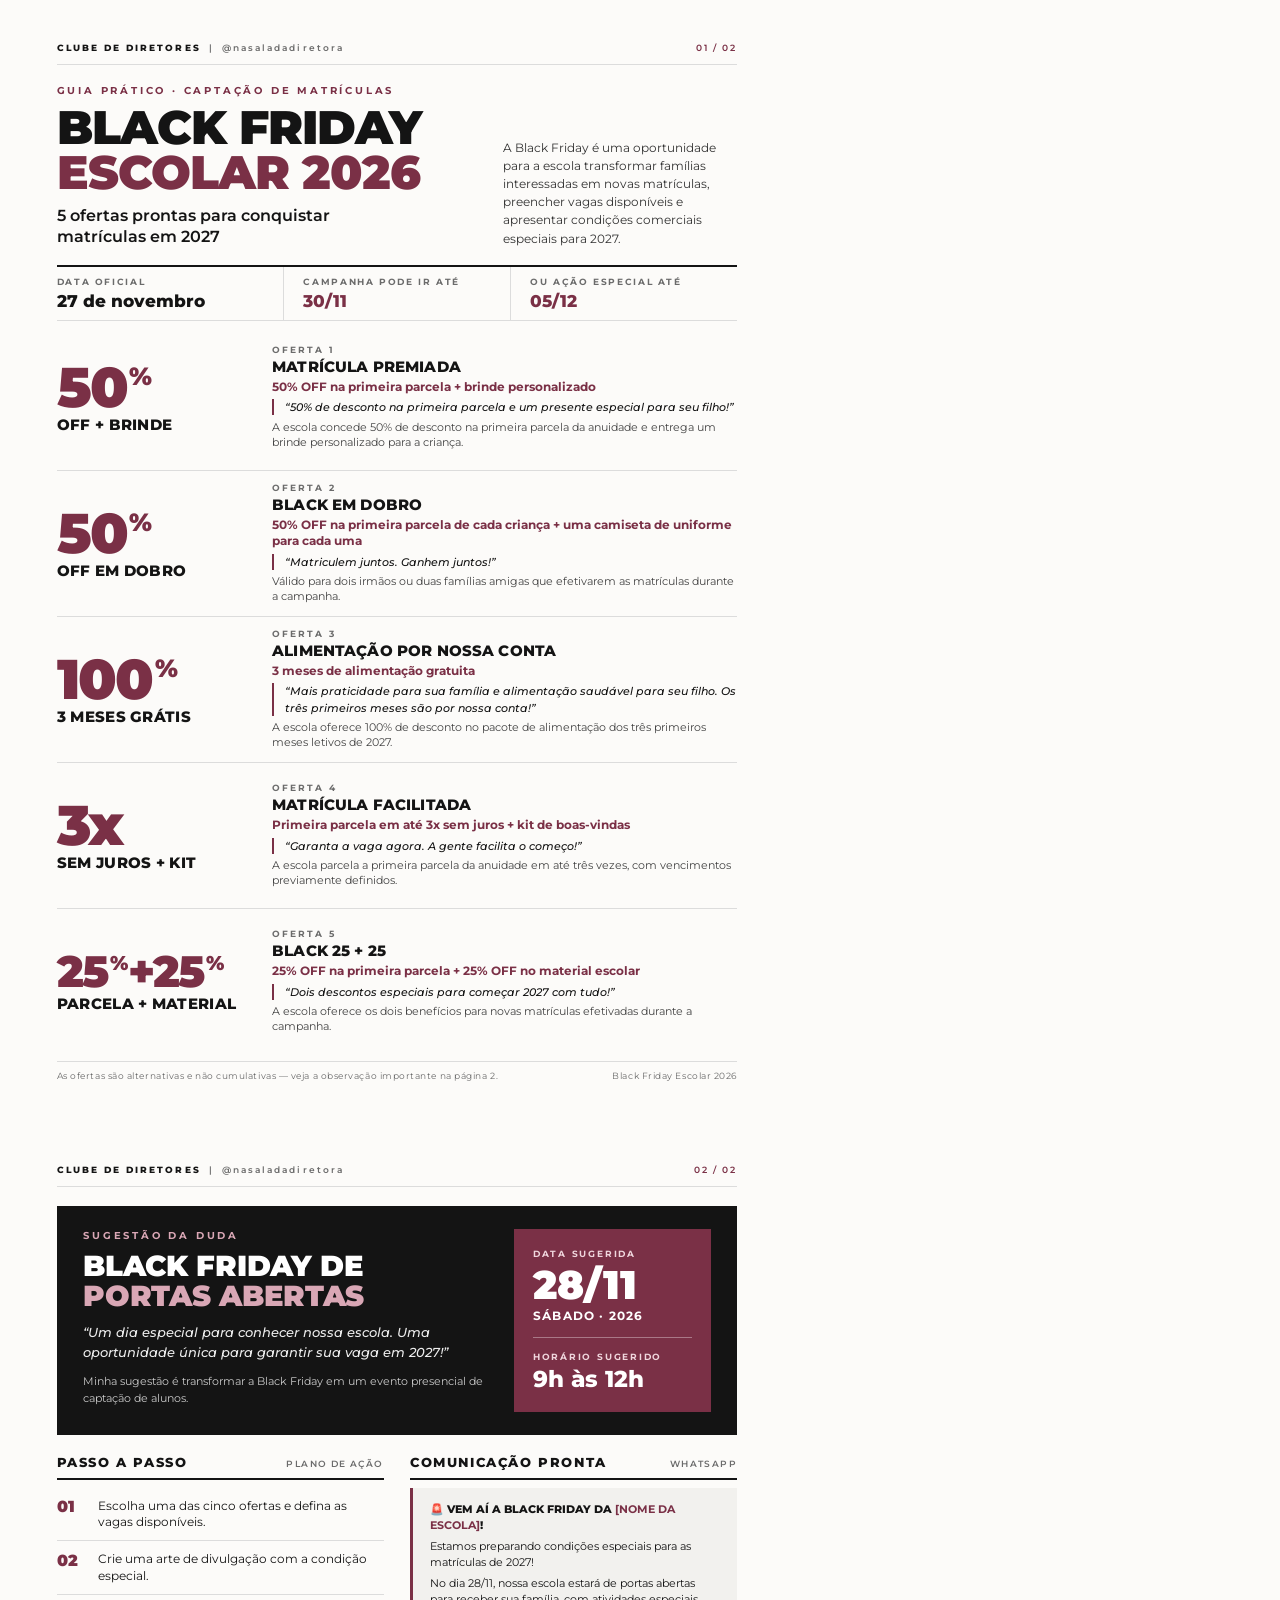
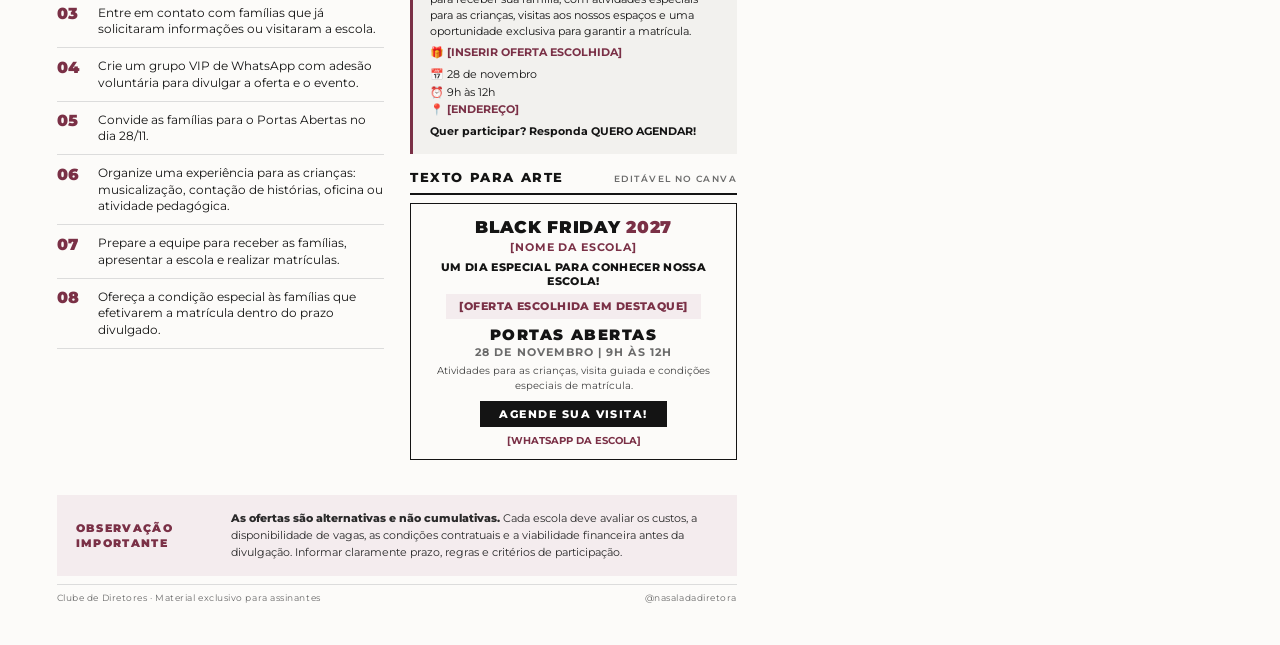
<file: black-friday-escolar-2026.html>
<!doctype html>
<html lang="pt-BR">
<head>
<meta charset="utf-8">
<title>Black Friday Escolar 2026</title>
<link href="https://fonts.googleapis.com/css2?family=Montserrat:wght@400;500;600;700;800;900&display=swap" rel="stylesheet">
<style>
  @page { size: A4; margin: 0; }
  :root { --ink:#141414; --wine:#7A3046; --wine-soft:#F4ECEE; --grey:#6B6B6B; --line:#DCDCDC; --paper:#FCFBF9; --panel:#F2F1EE; }
  * { box-sizing: border-box; margin: 0; padding: 0; }
  body { font-family: 'Montserrat', 'Noto Color Emoji', sans-serif; color: var(--ink); background: var(--paper); -webkit-print-color-adjust: exact; print-color-adjust: exact; }
  .page { width: 210mm; height: 297mm; padding: 11mm 15mm 11mm; position: relative; overflow: hidden; background: var(--paper); page-break-after: always; display: flex; flex-direction: column; }
  .page:last-child { page-break-after: auto; }

  .topbar { display: flex; justify-content: space-between; align-items: center; font-size: 7pt; letter-spacing: .22em; font-weight: 600; color: var(--grey); padding-bottom: 3mm; border-bottom: .3mm solid var(--line); }
  .topbar b { color: var(--ink); font-weight: 800; }
  .topbar .pg { color: var(--wine); }

  .eyebrow { font-size: 7.5pt; letter-spacing: .28em; font-weight: 700; color: var(--wine); text-transform: uppercase; }

  /* PAGE 1 */
  .hero { margin-top: 5mm; display: grid; grid-template-columns: 1fr 62mm; gap: 8mm; align-items: end; }
  h1 { font-size: 35pt; line-height: .95; font-weight: 900; letter-spacing: -.02em; margin-top: 2.5mm; }
  h1 span { color: var(--wine); }
  .subtitle { font-size: 12pt; font-weight: 600; margin-top: 3mm; line-height: 1.3; }
  .intro { font-size: 8.8pt; line-height: 1.55; color: #333; }
  .dates { margin-top: 4.5mm; display: grid; grid-template-columns: repeat(3, 1fr); border-top: .6mm solid var(--ink); border-bottom: .3mm solid var(--line); }
  .dates div { padding: 2.4mm 0; }
  .dates div + div { padding-left: 5mm; border-left: .3mm solid var(--line); }
  .dates small { display: block; font-size: 6.8pt; letter-spacing: .18em; font-weight: 700; color: var(--grey); text-transform: uppercase; }
  .dates strong { display: block; font-size: 13pt; font-weight: 800; margin-top: .8mm; }
  .dates strong em { font-style: normal; color: var(--wine); }

  .offers { margin-top: 1mm; flex: 1; display: flex; flex-direction: column; }
  .offer { flex: 1; display: grid; grid-template-columns: 52mm 1fr; gap: 5mm; padding: 2.6mm 0; border-bottom: .3mm solid var(--line); align-items: center; }
  .offer:last-child { border-bottom: none; }
  .big { font-weight: 900; color: var(--wine); line-height: .85; letter-spacing: -.03em; font-size: 42pt; white-space: nowrap; }
  .big sup { font-size: .45em; vertical-align: top; position: relative; top: .1em; letter-spacing: 0; margin-left: .5mm; }
  .big .unit { font-size: 11.5pt; display: block; letter-spacing: .02em; color: var(--ink); margin-top: 1.6mm; font-weight: 800; text-transform: uppercase; }
  .big.sm { font-size: 33pt; }
  .num { font-size: 6.8pt; font-weight: 700; letter-spacing: .22em; color: var(--grey); text-transform: uppercase; }
  .offer h3 { font-size: 11.5pt; font-weight: 800; letter-spacing: .01em; margin-top: .5mm; text-transform: uppercase; }
  .cond { font-size: 9pt; font-weight: 700; color: var(--wine); margin-top: .8mm; line-height: 1.35; }
  .slogan { font-size: 8.6pt; font-style: italic; font-weight: 500; margin-top: 1.2mm; padding-left: 3mm; border-left: .6mm solid var(--wine); line-height: 1.4; }
  .desc { font-size: 8.3pt; color: #444; margin-top: 1.1mm; line-height: 1.4; }

  .foot { margin-top: 2mm; padding-top: 2mm; border-top: .3mm solid var(--line); font-size: 6.8pt; color: var(--grey); letter-spacing: .06em; display: flex; justify-content: space-between; }

  /* PAGE 2 */
  .duda { margin-top: 5mm; background: var(--ink); color: #fff; padding: 6mm 7mm; display: grid; grid-template-columns: 1fr 52mm; gap: 7mm; }
  .duda .eyebrow { color: #D9A7B5; }
  .duda h2 { font-size: 22pt; font-weight: 900; line-height: 1; margin-top: 2.5mm; letter-spacing: -.01em; }
  .duda h2 span { color: #D9A7B5; }
  .duda .quote { font-size: 10pt; font-style: italic; font-weight: 500; margin-top: 3.5mm; line-height: 1.45; color: #EDEDED; }
  .duda .note { font-size: 8.6pt; margin-top: 3mm; line-height: 1.5; color: #C9C9C9; }
  .when { background: var(--wine); padding: 5mm; display: flex; flex-direction: column; justify-content: center; }
  .when small { font-size: 6.6pt; letter-spacing: .2em; font-weight: 700; text-transform: uppercase; color: #F0D6DD; }
  .when .d { font-size: 30pt; font-weight: 900; line-height: 1; margin-top: 1.5mm; }
  .when .d2 { font-size: 9pt; font-weight: 700; text-transform: uppercase; letter-spacing: .1em; margin-top: 1mm; }
  .when hr { border: none; border-top: .3mm solid rgba(255,255,255,.35); margin: 3.5mm 0; }
  .when .h { font-size: 17pt; font-weight: 800; margin-top: 1mm; }

  .cols { margin-top: 5mm; display: grid; grid-template-columns: 1fr 1fr; gap: 7mm; flex: 1; }
  h4 { font-size: 10pt; font-weight: 800; letter-spacing: .12em; text-transform: uppercase; padding-bottom: 2.2mm; border-bottom: .6mm solid var(--ink); margin-bottom: 2mm; display: flex; justify-content: space-between; align-items: baseline; }
  h4 small { font-size: 6.6pt; color: var(--grey); letter-spacing: .16em; font-weight: 600; }
  .steps { list-style: none; counter-reset: s; }
  .steps li { counter-increment: s; display: grid; grid-template-columns: 9mm 1fr; gap: 2mm; padding: 2.6mm 0; border-bottom: .3mm solid var(--line); font-size: 8.7pt; line-height: 1.42; align-items: start; }
  .steps li::before { content: counter(s, decimal-leading-zero); font-weight: 900; font-size: 12pt; color: var(--wine); line-height: 1; padding-top: .4mm; }
  .steps li b { font-weight: 700; }

  .wa { background: var(--panel); padding: 3.8mm 4.5mm; font-size: 8.2pt; line-height: 1.45; border-left: .9mm solid var(--wine); }
  .wa p + p { margin-top: 1.4mm; }
  .wa .lead { font-weight: 800; }
  .wa .meta { line-height: 1.6; }
  .ph { color: var(--wine); font-weight: 700; }

  .canva { margin-top: 4mm; }
  .card { border: .4mm solid var(--ink); padding: 3.2mm 4mm; text-align: center; }
  .card .c1 { font-size: 13pt; font-weight: 900; letter-spacing: .04em; }
  .card .c1 span { color: var(--wine); }
  .card .c2 { font-size: 8pt; font-weight: 700; color: var(--wine); margin-top: 1mm; letter-spacing: .08em; }
  .card .c3 { font-size: 8.6pt; font-weight: 800; margin-top: 1.6mm; letter-spacing: .03em; }
  .card .c4 { display: inline-block; background: var(--wine-soft); color: var(--wine); font-weight: 800; font-size: 8.4pt; padding: 1.4mm 3.5mm; margin-top: 1.6mm; letter-spacing: .04em; }
  .card .c5 { font-size: 11pt; font-weight: 900; margin-top: 2mm; letter-spacing: .1em; }
  .card .c6 { font-size: 8pt; font-weight: 700; color: var(--grey); letter-spacing: .1em; margin-top: .5mm; }
  .card .c7 { font-size: 7.8pt; margin-top: 1.4mm; color: #444; line-height: 1.4; }
  .card .c8 { display: inline-block; background: var(--ink); color: #fff; font-weight: 800; font-size: 8pt; letter-spacing: .14em; padding: 1.8mm 5mm; margin-top: 2mm; }
  .card .c9 { font-size: 7.8pt; font-weight: 700; color: var(--wine); margin-top: 1.6mm; }

  .warn { margin-top: 4mm; background: var(--wine-soft); padding: 4mm 5mm; display: grid; grid-template-columns: 36mm 1fr; gap: 5mm; align-items: center; }
  .warn strong { font-size: 8.4pt; font-weight: 900; letter-spacing: .12em; color: var(--wine); text-transform: uppercase; line-height: 1.3; }
  .warn p { font-size: 8.5pt; line-height: 1.5; color: #2a2a2a; }
  .warn p b { font-weight: 800; }
</style>
</head>
<body>

<!-- PÁGINA 1 -->
<section class="page">
  <div class="topbar"><span><b>CLUBE DE DIRETORES</b> &nbsp;|&nbsp; @nasaladadiretora</span><span class="pg">01 / 02</span></div>

  <div class="hero">
    <div>
      <div class="eyebrow">Guia prático · Captação de matrículas</div>
      <h1>BLACK FRIDAY<br><span>ESCOLAR 2026</span></h1>
      <div class="subtitle">5 ofertas prontas para conquistar <span style="white-space:nowrap">matrículas em 2027</span></div>
    </div>
    <p class="intro">A Black Friday é uma oportunidade para a escola transformar famílias interessadas em novas matrículas, preencher vagas disponíveis e apresentar condições comerciais especiais para 2027.</p>
  </div>

  <div class="dates">
    <div><small>Data oficial</small><strong>27 de novembro</strong></div>
    <div><small>Campanha pode ir até</small><strong><em>30/11</em></strong></div>
    <div><small>Ou ação especial até</small><strong><em>05/12</em></strong></div>
  </div>

  <div class="offers">
    <div class="offer">
      <div class="big">50<sup>%</sup><span class="unit">OFF + brinde</span></div>
      <div>
        <div class="num">Oferta 1</div>
        <h3>Matrícula Premiada</h3>
        <div class="cond">50% OFF na primeira parcela + brinde personalizado</div>
        <div class="slogan">“50% de desconto na primeira parcela e um presente especial para seu filho!”</div>
        <div class="desc">A escola concede 50% de desconto na primeira parcela da anuidade e entrega um brinde personalizado para a criança.</div>
      </div>
    </div>

    <div class="offer">
      <div class="big">50<sup>%</sup><span class="unit">OFF em dobro</span></div>
      <div>
        <div class="num">Oferta 2</div>
        <h3>Black em Dobro</h3>
        <div class="cond">50% OFF na primeira parcela de cada criança + uma camiseta de uniforme para cada uma</div>
        <div class="slogan">“Matriculem juntos. Ganhem juntos!”</div>
        <div class="desc">Válido para dois irmãos ou duas famílias amigas que efetivarem as matrículas durante a campanha.</div>
      </div>
    </div>

    <div class="offer">
      <div class="big">100<sup>%</sup><span class="unit">3 meses grátis</span></div>
      <div>
        <div class="num">Oferta 3</div>
        <h3>Alimentação por Nossa Conta</h3>
        <div class="cond">3 meses de alimentação gratuita</div>
        <div class="slogan">“Mais praticidade para sua família e alimentação saudável para seu filho. Os três primeiros meses são por nossa conta!”</div>
        <div class="desc">A escola oferece 100% de desconto no pacote de alimentação dos três primeiros meses letivos de 2027.</div>
      </div>
    </div>

    <div class="offer">
      <div class="big">3x<span class="unit">sem juros + kit</span></div>
      <div>
        <div class="num">Oferta 4</div>
        <h3>Matrícula Facilitada</h3>
        <div class="cond">Primeira parcela em até 3x sem juros + kit de boas-vindas</div>
        <div class="slogan">“Garanta a vaga agora. A gente facilita o começo!”</div>
        <div class="desc">A escola parcela a primeira parcela da anuidade em até três vezes, com vencimentos previamente definidos.</div>
      </div>
    </div>

    <div class="offer">
      <div class="big sm">25<sup>%</sup>+25<sup>%</sup><span class="unit">parcela + material</span></div>
      <div>
        <div class="num">Oferta 5</div>
        <h3>Black 25 + 25</h3>
        <div class="cond">25% OFF na primeira parcela + 25% OFF no material escolar</div>
        <div class="slogan">“Dois descontos especiais para começar 2027 com tudo!”</div>
        <div class="desc">A escola oferece os dois benefícios para novas matrículas efetivadas durante a campanha.</div>
      </div>
    </div>
  </div>

  <div class="foot"><span>As ofertas são alternativas e não cumulativas — veja a observação importante na página 2.</span><span>Black Friday Escolar 2026</span></div>
</section>

<!-- PÁGINA 2 -->
<section class="page">
  <div class="topbar"><span><b>CLUBE DE DIRETORES</b> &nbsp;|&nbsp; @nasaladadiretora</span><span class="pg">02 / 02</span></div>

  <div class="duda">
    <div>
      <div class="eyebrow">Sugestão da Duda</div>
      <h2>BLACK FRIDAY DE<br><span>PORTAS ABERTAS</span></h2>
      <p class="quote">“Um dia especial para conhecer nossa escola. Uma oportunidade única para garantir sua vaga em 2027!”</p>
      <p class="note">Minha sugestão é transformar a Black Friday em um evento presencial de captação de alunos.</p>
    </div>
    <div class="when">
      <small>Data sugerida</small>
      <div class="d">28/11</div>
      <div class="d2">Sábado · 2026</div>
      <hr>
      <small>Horário sugerido</small>
      <div class="h">9h às 12h</div>
    </div>
  </div>

  <div class="cols">
    <div>
      <h4>Passo a passo <small>PLANO DE AÇÃO</small></h4>
      <ol class="steps">
        <li><span>Escolha uma das cinco ofertas e defina as vagas disponíveis.</span></li>
        <li><span>Crie uma arte de divulgação com a condição especial.</span></li>
        <li><span>Entre em contato com famílias que já solicitaram informações ou visitaram a escola.</span></li>
        <li><span>Crie um grupo VIP de WhatsApp com adesão voluntária para divulgar a oferta e o evento.</span></li>
        <li><span>Convide as famílias para o Portas Abertas no dia 28/11.</span></li>
        <li><span>Organize uma experiência para as crianças: musicalização, contação de histórias, oficina ou atividade pedagógica.</span></li>
        <li><span>Prepare a equipe para receber as famílias, apresentar a escola e realizar matrículas.</span></li>
        <li><span>Ofereça a condição especial às famílias que efetivarem a matrícula dentro do prazo divulgado.</span></li>
      </ol>
    </div>

    <div>
      <h4>Comunicação pronta <small>WHATSAPP</small></h4>
      <div class="wa">
        <p class="lead">🚨 VEM AÍ A BLACK FRIDAY DA <span class="ph">[NOME DA ESCOLA]</span>!</p>
        <p>Estamos preparando condições especiais para as matrículas de 2027!</p>
        <p>No dia 28/11, nossa escola estará de portas abertas para receber sua família, com atividades especiais para as crianças, visitas aos nossos espaços e uma oportunidade exclusiva para garantir a matrícula.</p>
        <p>🎁 <span class="ph">[INSERIR OFERTA ESCOLHIDA]</span></p>
        <p class="meta">📅 28 de novembro<br>⏰ 9h às 12h<br>📍 <span class="ph">[ENDEREÇO]</span></p>
        <p><b>Quer participar? Responda QUERO AGENDAR!</b></p>
      </div>

      <div class="canva">
        <h4>Texto para arte <small>EDITÁVEL NO CANVA</small></h4>
        <div class="card">
          <div class="c1">BLACK FRIDAY <span>2027</span></div>
          <div class="c2">[NOME DA ESCOLA]</div>
          <div class="c3">UM DIA ESPECIAL PARA CONHECER NOSSA ESCOLA!</div>
          <div class="c4">[OFERTA ESCOLHIDA EM DESTAQUE]</div>
          <div class="c5">PORTAS ABERTAS</div>
          <div class="c6">28 DE NOVEMBRO | 9H ÀS 12H</div>
          <div class="c7">Atividades para as crianças, visita guiada e condições especiais de matrícula.</div>
          <div class="c8">AGENDE SUA VISITA!</div>
          <div class="c9">[WHATSAPP DA ESCOLA]</div>
        </div>
      </div>
    </div>
  </div>

  <div class="warn">
    <strong>Observação<br>importante</strong>
    <p><b>As ofertas são alternativas e não cumulativas.</b> Cada escola deve avaliar os custos, a disponibilidade de vagas, as condições contratuais e a viabilidade financeira antes da divulgação. Informar claramente prazo, regras e critérios de participação.</p>
  </div>

  <div class="foot"><span>Clube de Diretores · Material exclusivo para assinantes</span><span>@nasaladadiretora</span></div>
</section>

</body>
</html>
</file>
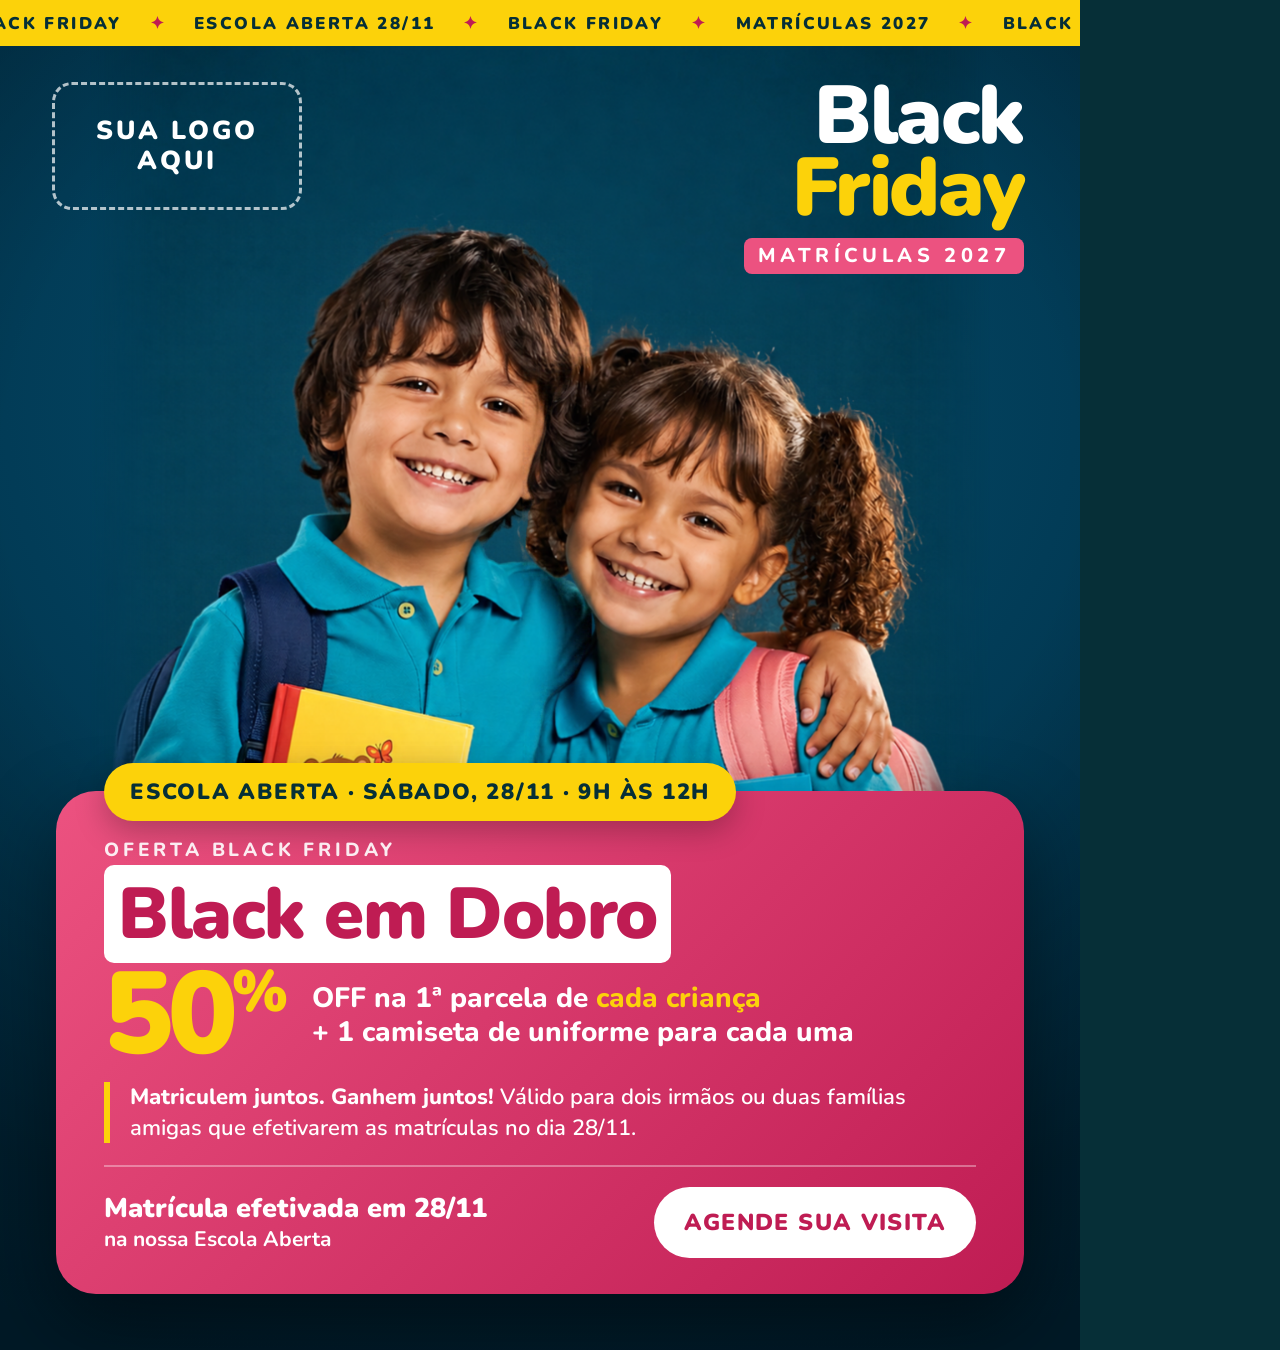
<file: artes-canva-generica/arte1.html>
<!doctype html>
<html lang="pt-BR"><head><meta charset="utf-8">
<link href="https://fonts.googleapis.com/css2?family=Nunito:ital,wght@0,600;0,700;0,800;0,900;1,800&display=swap" rel="stylesheet">
<style>
:root{--teal:#15A5B7;--teal-d:#0B5D69;--night:#062F37;--pink:#EC5280;--mag:#BF1C53;--yellow:#FCD20A;--lime:#B6D133;--orange:#F59839}
*{box-sizing:border-box;margin:0;padding:0}
body{width:1080px;height:1350px;font-family:Nunito,sans-serif;background:var(--night);overflow:hidden}
.art{position:relative;width:1080px;height:1350px;overflow:hidden;background:radial-gradient(110% 75% at 50% 30%,#06506F 0%,#023C57 45%,#01263A 100%)}
.photo{position:absolute;left:50%;transform:translateX(-50%);top:-50px;width:900px;-webkit-mask-image:linear-gradient(90deg,transparent 0,#000 9%,#000 91%,transparent 100%),linear-gradient(180deg,#000 78%,transparent 97%);-webkit-mask-composite:source-in;mask-composite:intersect}
.vig{position:absolute;inset:0;background:radial-gradient(90% 60% at 50% 35%,transparent 55%,rgba(0,0,0,.35) 100%);pointer-events:none}
.tape{position:absolute;height:58px;background:var(--yellow);color:var(--night);font-weight:900;font-size:22px;letter-spacing:.14em;display:flex;align-items:center;white-space:nowrap;gap:28px;padding:0 30px;box-shadow:0 8px 24px rgba(0,0,0,.25);z-index:3}
.tape span::before{content:"✦";margin-right:28px;color:var(--mag)}
.tape.t1{width:1080px;left:0;top:0;height:46px;font-size:17px;justify-content:center;box-shadow:none}
.logo{position:absolute;left:52px;top:82px;z-index:4}
.logo img{height:128px;display:block;filter:drop-shadow(0 4px 14px rgba(0,0,0,.35))}
.bf{position:absolute;right:56px;top:80px;text-align:right;color:#fff;z-index:4;line-height:.88}
.bf b{display:block;font-size:82px;font-weight:900;letter-spacing:-.03em}
.bf b+b{color:var(--yellow)}
.bf small{display:inline-block;margin-top:14px;font-size:20px;font-weight:800;letter-spacing:.22em;background:var(--pink);padding:8px 14px;border-radius:8px;line-height:1}
.card{position:absolute;left:56px;right:56px;bottom:56px;background:linear-gradient(135deg,var(--pink) 0%,var(--mag) 100%);border-radius:40px;padding:46px 48px 36px;color:#fff;z-index:5;box-shadow:0 30px 80px rgba(0,0,0,.45)}
.pill{position:absolute;top:-28px;left:48px;background:var(--yellow);color:var(--night);font-weight:900;font-size:22px;letter-spacing:.08em;padding:14px 26px;border-radius:999px;box-shadow:0 10px 30px rgba(0,0,0,.25)}
.kicker{font-size:19px;font-weight:800;letter-spacing:.2em;opacity:.9}
h1{font-size:72px;font-weight:900;line-height:.98;letter-spacing:-.02em;margin-top:16px}
h1 mark{background:#fff;color:var(--mag);padding:0 14px;border-radius:10px;-webkit-box-decoration-break:clone;box-decoration-break:clone}
.offer{display:flex;align-items:center;gap:24px;margin-top:20px}
.pct{font-size:116px;font-weight:900;line-height:.8;letter-spacing:-.05em;color:var(--yellow)}
.pct sup{font-size:58px;vertical-align:top;letter-spacing:0}
.otext{font-size:28px;font-weight:800;line-height:1.2}
.otext em{font-style:normal;color:var(--yellow)}
.rule{border-left:6px solid var(--yellow);padding-left:20px;margin-top:20px;font-size:22px;font-weight:600;line-height:1.38}
.rule b{font-weight:800}
.cta{display:flex;justify-content:space-between;align-items:center;margin-top:22px;padding-top:20px;border-top:2px solid rgba(255,255,255,.35)}
.cta .when{font-size:21px;font-weight:700;line-height:1.3}
.cta .when b{display:block;font-size:27px;font-weight:900}
.cta .btn{background:#fff;color:var(--mag);font-weight:900;font-size:23px;letter-spacing:.06em;padding:20px 30px;border-radius:999px;white-space:nowrap}
.logo.ph{width:250px;height:128px;border:3px dashed rgba(255,255,255,.7);border-radius:20px;color:#fff;font-weight:900;font-size:26px;letter-spacing:.12em;display:flex;align-items:center;justify-content:center;text-align:center;line-height:1.15}
</style></head>
<body><div class="art">
  <img class="photo" src="foto1-sem-logo.png"><div class="vig"></div>
  <div class="tape t1"><span>BLACK FRIDAY</span><span>ESCOLA ABERTA 28/11</span><span>BLACK FRIDAY</span><span>MATRÍCULAS 2027</span><span>BLACK FRIDAY</span></div>
  <div class="logo ph">SUA LOGO<br>AQUI</div>
  <div class="bf"><b>Black</b><b>Friday</b><small>MATRÍCULAS 2027</small></div>
  <div class="card">
    <div class="pill">ESCOLA ABERTA · SÁBADO, 28/11 · 9H ÀS 12H</div>
    <div class="kicker">OFERTA BLACK FRIDAY</div>
    <h1><mark>Black em Dobro</mark></h1>
    <div class="offer"><div class="pct">50<sup>%</sup></div><div class="otext">OFF na 1ª parcela de <em>cada criança</em><br>+ 1 camiseta de uniforme para cada uma</div></div>
    <div class="rule"><b>Matriculem juntos. Ganhem juntos!</b> Válido para dois irmãos ou duas famílias amigas que efetivarem as matrículas no dia 28/11.</div>
    <div class="cta">
      <div class="when"><b>Matrícula efetivada em 28/11</b>na nossa Escola Aberta</div>
      <div class="btn">AGENDE SUA VISITA</div>
    </div>
  </div>
</div></body></html>
</file>
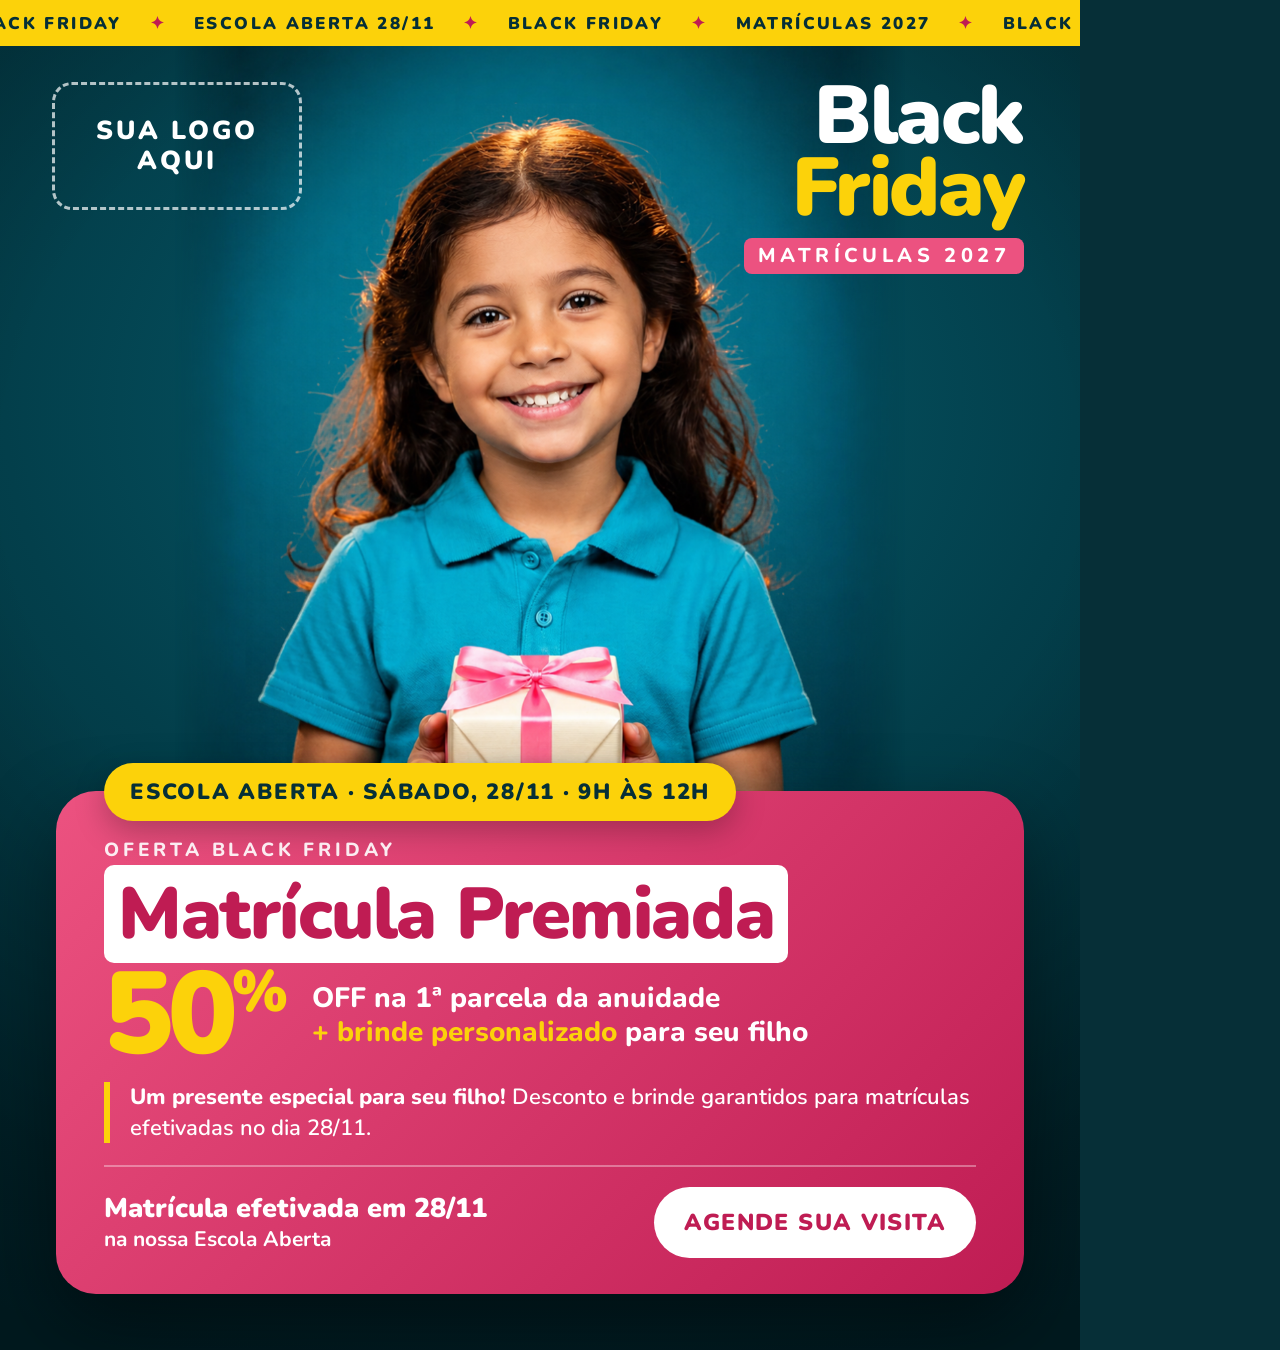
<file: artes-canva-generica/arte2.html>
<!doctype html>
<html lang="pt-BR"><head><meta charset="utf-8">
<link href="https://fonts.googleapis.com/css2?family=Nunito:ital,wght@0,600;0,700;0,800;0,900;1,800&display=swap" rel="stylesheet">
<style>
:root{--teal:#15A5B7;--teal-d:#0B5D69;--night:#062F37;--pink:#EC5280;--mag:#BF1C53;--yellow:#FCD20A;--lime:#B6D133;--orange:#F59839}
*{box-sizing:border-box;margin:0;padding:0}
body{width:1080px;height:1350px;font-family:Nunito,sans-serif;background:var(--night);overflow:hidden}
.art{position:relative;width:1080px;height:1350px;overflow:hidden;background:radial-gradient(110% 75% at 50% 30%,#055B6C 0%,#033F4B 45%,#01262E 100%)}
.photo{position:absolute;left:50%;transform:translateX(-50%);top:-6px;width:730px;-webkit-mask-image:linear-gradient(90deg,transparent 0,#000 9%,#000 91%,transparent 100%),linear-gradient(180deg,#000 78%,transparent 97%);-webkit-mask-composite:source-in;mask-composite:intersect}
.vig{position:absolute;inset:0;background:radial-gradient(90% 60% at 50% 35%,transparent 55%,rgba(0,0,0,.35) 100%);pointer-events:none}
.tape{position:absolute;height:58px;background:var(--yellow);color:var(--night);font-weight:900;font-size:22px;letter-spacing:.14em;display:flex;align-items:center;white-space:nowrap;gap:28px;padding:0 30px;box-shadow:0 8px 24px rgba(0,0,0,.25);z-index:3}
.tape span::before{content:"✦";margin-right:28px;color:var(--mag)}
.tape.t1{width:1080px;left:0;top:0;height:46px;font-size:17px;justify-content:center;box-shadow:none}
.logo{position:absolute;left:52px;top:82px;z-index:4}
.logo img{height:128px;display:block;filter:drop-shadow(0 4px 14px rgba(0,0,0,.35))}
.bf{position:absolute;right:56px;top:80px;text-align:right;color:#fff;z-index:4;line-height:.88}
.bf b{display:block;font-size:82px;font-weight:900;letter-spacing:-.03em}
.bf b+b{color:var(--yellow)}
.bf small{display:inline-block;margin-top:14px;font-size:20px;font-weight:800;letter-spacing:.22em;background:var(--pink);padding:8px 14px;border-radius:8px;line-height:1}
.card{position:absolute;left:56px;right:56px;bottom:56px;background:linear-gradient(135deg,var(--pink) 0%,var(--mag) 100%);border-radius:40px;padding:46px 48px 36px;color:#fff;z-index:5;box-shadow:0 30px 80px rgba(0,0,0,.45)}
.pill{position:absolute;top:-28px;left:48px;background:var(--yellow);color:var(--night);font-weight:900;font-size:22px;letter-spacing:.08em;padding:14px 26px;border-radius:999px;box-shadow:0 10px 30px rgba(0,0,0,.25)}
.kicker{font-size:19px;font-weight:800;letter-spacing:.2em;opacity:.9}
h1{font-size:72px;font-weight:900;line-height:.98;letter-spacing:-.02em;margin-top:16px}
h1 mark{background:#fff;color:var(--mag);padding:0 14px;border-radius:10px;-webkit-box-decoration-break:clone;box-decoration-break:clone}
.offer{display:flex;align-items:center;gap:24px;margin-top:20px}
.pct{font-size:116px;font-weight:900;line-height:.8;letter-spacing:-.05em;color:var(--yellow)}
.pct sup{font-size:58px;vertical-align:top;letter-spacing:0}
.otext{font-size:28px;font-weight:800;line-height:1.2}
.otext em{font-style:normal;color:var(--yellow)}
.rule{border-left:6px solid var(--yellow);padding-left:20px;margin-top:20px;font-size:22px;font-weight:600;line-height:1.38}
.rule b{font-weight:800}
.cta{display:flex;justify-content:space-between;align-items:center;margin-top:22px;padding-top:20px;border-top:2px solid rgba(255,255,255,.35)}
.cta .when{font-size:21px;font-weight:700;line-height:1.3}
.cta .when b{display:block;font-size:27px;font-weight:900}
.cta .btn{background:#fff;color:var(--mag);font-weight:900;font-size:23px;letter-spacing:.06em;padding:20px 30px;border-radius:999px;white-space:nowrap}
.logo.ph{width:250px;height:128px;border:3px dashed rgba(255,255,255,.7);border-radius:20px;color:#fff;font-weight:900;font-size:26px;letter-spacing:.12em;display:flex;align-items:center;justify-content:center;text-align:center;line-height:1.15}
</style></head>
<body><div class="art">
  <img class="photo" src="foto2-sem-logo.png"><div class="vig"></div>
  <div class="tape t1"><span>BLACK FRIDAY</span><span>ESCOLA ABERTA 28/11</span><span>BLACK FRIDAY</span><span>MATRÍCULAS 2027</span><span>BLACK FRIDAY</span></div>
  <div class="logo ph">SUA LOGO<br>AQUI</div>
  <div class="bf"><b>Black</b><b>Friday</b><small>MATRÍCULAS 2027</small></div>
  <div class="card">
    <div class="pill">ESCOLA ABERTA · SÁBADO, 28/11 · 9H ÀS 12H</div>
    <div class="kicker">OFERTA BLACK FRIDAY</div>
    <h1><mark>Matrícula Premiada</mark></h1>
    <div class="offer"><div class="pct">50<sup>%</sup></div><div class="otext">OFF na 1ª parcela da anuidade<br><em>+ brinde personalizado</em> para seu filho</div></div>
    <div class="rule"><b>Um presente especial para seu filho!</b> Desconto e brinde garantidos para matrículas efetivadas no dia 28/11.</div>
    <div class="cta">
      <div class="when"><b>Matrícula efetivada em 28/11</b>na nossa Escola Aberta</div>
      <div class="btn">AGENDE SUA VISITA</div>
    </div>
  </div>
</div></body></html>
</file>
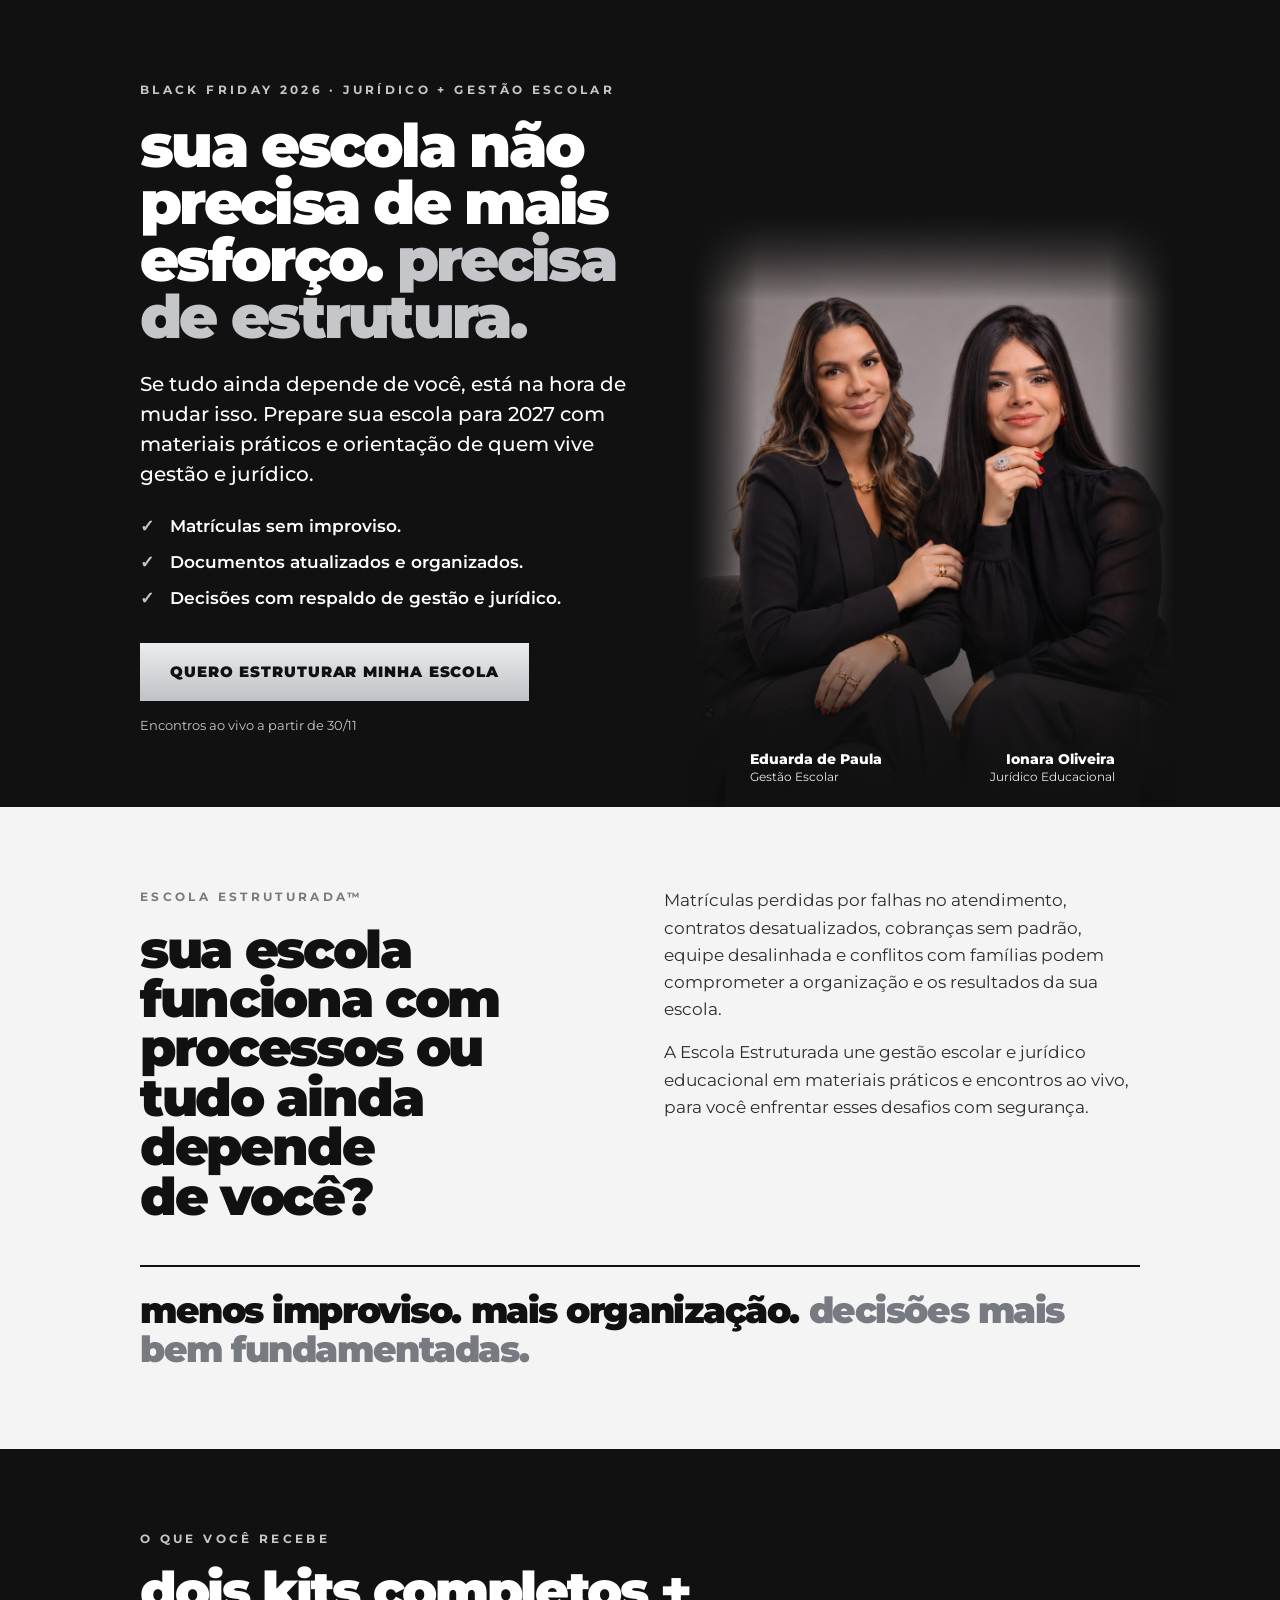
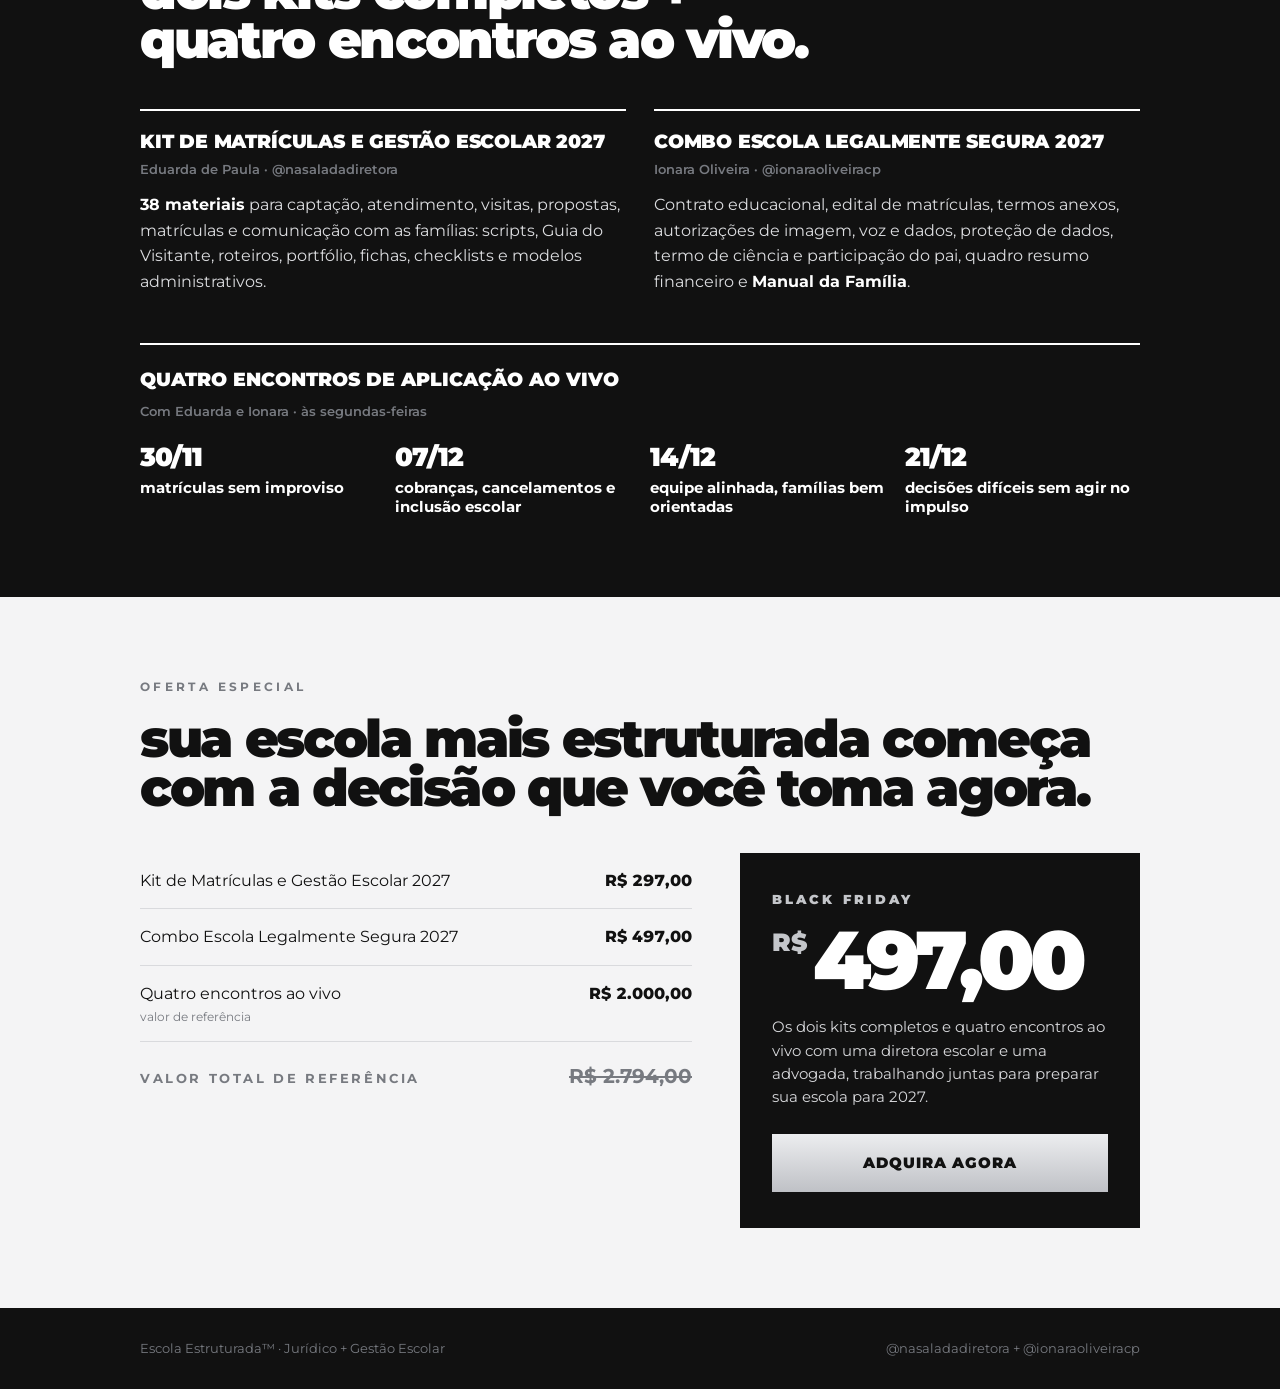
<file: pagina-vendas/PAGINA_VENDAS_ESCOLA_ESTRUTURADA.html>
<!doctype html>
<html lang="pt-BR">
<head>
<meta charset="utf-8">
<meta name="viewport" content="width=device-width, initial-scale=1">
<title>Escola Estruturada</title>
<link rel="stylesheet" href="https://fonts.googleapis.com/css2?family=Montserrat:wght@400;500;600;700;800;900&display=swap">
<style>
/* Layout: faixas preto / claro como o PDF da campanha; página curta em 4 blocos */
:root{
  --preto:#111111; --grafite:#242424; --prata:#C4C6CA; --cinza:#777A80; --branco:#FFFFFF; --claro:#F4F4F5;
  --linha-escura:#34363a; --linha-clara:#D9DADD; --texto-claro:#2b2c2f;
  --f:'Montserrat','Helvetica Neue',Arial,sans-serif;
  color-scheme:dark;
}
*{box-sizing:border-box}
body{background:var(--preto);color:var(--branco);font-family:var(--f);font-size:17px;line-height:1.6;-webkit-font-smoothing:antialiased}
.wrap{max-width:1040px;margin:0 auto;padding-left:max(20px, env(safe-area-inset-left, 0px));padding-right:max(20px, env(safe-area-inset-right, 0px))}
section{padding-block:80px}
.light{background:var(--claro);color:var(--preto)}
.eyebrow{font-size:12px;font-weight:700;letter-spacing:.28em;text-transform:uppercase;color:var(--prata);margin:0 0 18px}
.light .eyebrow{color:var(--cinza)}
h1,h2{font-weight:900;letter-spacing:-.045em;line-height:.95;margin:0;text-wrap:balance;text-transform:lowercase}
h2{font-size:clamp(32px,5vw,52px)}
p{margin:0}
.btn{display:inline-flex;align-items:center;justify-content:center;min-height:58px;padding:16px 30px;background:linear-gradient(180deg,#ECEDEF,#BFC1C6);color:var(--preto);font-weight:900;font-size:15px;letter-spacing:.06em;text-transform:uppercase;text-decoration:none;transition:filter .15s ease}
.btn:hover{filter:brightness(1.06)}
.btn:focus-visible{outline:3px solid var(--branco);outline-offset:3px}

/* HERO */
.hero .wrap{display:grid;grid-template-columns:1.15fr .85fr;gap:24px;align-items:stretch}
.hero-txt{padding-block:80px 72px}
.hero h1{font-size:clamp(38px,4.8vw,60px)}
.hero h1 span{color:var(--prata)}
.hero .lead{margin-top:24px;font-size:clamp(17px,1.8vw,20px);font-weight:500;line-height:1.5;max-width:40ch}
.benef{list-style:none;padding:0;margin:26px 0 32px;display:grid;gap:12px}
.benef li{position:relative;padding-left:30px;font-weight:600;line-height:1.4}
.benef li::before{content:"✓";position:absolute;left:0;font-weight:900;color:var(--prata)}
.nota{margin-top:14px;font-size:13px;color:var(--prata)}
.foto{position:relative;min-height:520px}
.foto img{position:absolute;bottom:0;left:50%;transform:translateX(-50%);width:118%;max-width:none;max-height:100%;height:auto;object-fit:cover;object-position:top}
.foto::after{content:"";position:absolute;inset:auto 0 0 0;height:28%;background:linear-gradient(180deg,rgba(17,17,17,0),#111)}
.foto .nomes{position:absolute;z-index:2;left:6%;right:6%;bottom:22px;display:flex;justify-content:space-between;font-size:12px;line-height:1.35;color:#e8e9eb}
.foto .nomes b{display:block;font-weight:800;font-size:14px;color:#fff}
.foto .nomes .dir{text-align:right}

/* PROBLEMA */
.prob{display:grid;grid-template-columns:1fr 1fr;gap:48px;align-items:start}
.prob .txt{display:grid;gap:16px;color:var(--texto-claro)}
.frase{margin-top:44px;padding-top:24px;border-top:2px solid var(--preto);font-weight:900;font-size:clamp(24px,3.2vw,36px);letter-spacing:-.04em;line-height:1.08;text-transform:lowercase}
.frase span{color:var(--cinza)}

/* ENTREGÁVEIS */
.kits{margin-top:44px;display:grid;grid-template-columns:1fr 1fr;gap:28px}
.kit{border-top:2px solid var(--branco);padding-top:20px;min-width:0}
.kit h3{margin:0;font-weight:900;font-size:19px;letter-spacing:-.01em;line-height:1.2;text-transform:uppercase}
.kit .por{margin-top:6px;font-size:13px;font-weight:600;color:var(--cinza)}
.kit p{margin-top:12px;color:#dcdde0;font-size:16px}
.kit p b{color:#fff}
.enc{margin-top:48px;border-top:2px solid var(--branco);padding-top:20px}
.enc h3{margin:0;font-weight:900;font-size:19px;text-transform:uppercase}
.enc .por{margin-top:6px;font-size:13px;font-weight:600;color:var(--cinza)}
.aulas{margin-top:22px;display:grid;grid-template-columns:repeat(4,1fr);gap:20px}
.aulas div{min-width:0}
.aulas .d{font-weight:900;font-size:26px;letter-spacing:-.04em;line-height:1}
.aulas .t{margin-top:8px;font-weight:700;font-size:15px;line-height:1.3;text-transform:lowercase}

/* OFERTA */
.of{display:grid;grid-template-columns:1fr 400px;gap:48px;align-items:start;margin-top:40px}
.r{display:flex;justify-content:space-between;gap:20px;padding:15px 0;border-bottom:1px solid var(--linha-clara);font-size:16px}
.r span:last-child{font-weight:800;white-space:nowrap;font-variant-numeric:tabular-nums}
.r small{display:block;font-size:12px;color:var(--cinza)}
.tot{display:flex;justify-content:space-between;gap:16px;align-items:baseline;padding-top:18px;font-weight:700;font-size:13px;letter-spacing:.2em;text-transform:uppercase;color:var(--cinza)}
.tot s{letter-spacing:0;font-size:20px;white-space:nowrap}
.caixa{background:var(--preto);color:var(--branco);padding:36px 32px}
.caixa .k{font-size:13px;font-weight:900;letter-spacing:.24em;color:var(--prata)}
.caixa .v{font-weight:900;font-size:clamp(62px,8vw,82px);letter-spacing:-.06em;line-height:.9;margin-top:14px}
.caixa .v sup{font-size:.3em;letter-spacing:0;vertical-align:top;position:relative;top:.3em;margin-right:6px;color:var(--prata)}
.caixa p{margin:18px 0 26px;font-size:15px;color:#d6d7da;line-height:1.55}
.caixa .btn{width:100%}

.rod{padding-block:30px;font-size:13px;color:var(--cinza)}
.rod .wrap{display:flex;flex-wrap:wrap;justify-content:space-between;gap:10px}

@media (max-width:880px){
  section{padding-block:60px}
  .hero .wrap{grid-template-columns:1fr;gap:0}
  .hero-txt{padding-block:52px 8px}
  .foto{min-height:0;height:min(118vw,540px);margin-inline:calc(-1 * max(20px, env(safe-area-inset-left, 0px)))}
  .foto img{width:100%;height:100%;max-height:none}
  .prob,.kits,.of{grid-template-columns:1fr;gap:28px}
  .aulas{grid-template-columns:1fr 1fr}
  .caixa{padding:30px 22px}
}
@media (prefers-reduced-motion:reduce){.btn{transition:none}}
</style>
</head>
<body style="margin:0">


<header class="hero">
  <div class="wrap">
    <div class="hero-txt">
      <p class="eyebrow">Black Friday 2026 · Jurídico + Gestão Escolar</p>
      <h1>sua escola não precisa de mais esforço. <span>precisa de estrutura.</span></h1>
      <p class="lead">Se tudo ainda depende de você, está na hora de mudar isso. Prepare sua escola para 2027 com materiais práticos e orientação de quem vive gestão e jurídico.</p>
      <ul class="benef">
        <li>Matrículas sem improviso.</li>
        <li>Documentos atualizados e organizados.</li>
        <li>Decisões com respaldo de gestão e jurídico.</li>
      </ul>
      <a class="btn" href="#oferta">Quero estruturar minha escola</a>
      <p class="nota">Encontros ao vivo a partir de 30/11</p>
    </div>
    <div class="foto">
      <img src="[data-uri]" alt="Eduarda de Paula e Ionara Oliveira" width="1122" height="1402">
      <div class="nomes">
        <div><b>Eduarda de Paula</b>Gestão Escolar</div>
        <div class="dir"><b>Ionara Oliveira</b>Jurídico Educacional</div>
      </div>
    </div>
  </div>
</header>

<section class="light">
  <div class="wrap">
    <div class="prob">
      <div>
        <p class="eyebrow">Escola Estruturada™</p>
        <h2>sua escola funciona com processos ou tudo ainda depende de você?</h2>
      </div>
      <div class="txt">
        <p>Matrículas perdidas por falhas no atendimento, contratos desatualizados, cobranças sem padrão, equipe desalinhada e conflitos com famílias podem comprometer a organização e os resultados da sua escola.</p>
        <p>A Escola Estruturada une gestão escolar e jurídico educacional em materiais práticos e encontros ao vivo, para você enfrentar esses desafios com segurança.</p>
      </div>
    </div>
    <p class="frase">menos improviso. mais organização. <span>decisões mais bem fundamentadas.</span></p>
  </div>
</section>

<section>
  <div class="wrap">
    <p class="eyebrow">O que você recebe</p>
    <h2>dois kits completos + quatro encontros ao vivo.</h2>
    <div class="kits">
      <div class="kit">
        <h3>Kit de Matrículas e Gestão Escolar 2027</h3>
        <div class="por">Eduarda de Paula · @nasaladadiretora</div>
        <p><b>38 materiais</b> para captação, atendimento, visitas, propostas, matrículas e comunicação com as famílias: scripts, Guia do Visitante, roteiros, portfólio, fichas, checklists e modelos administrativos.</p>
      </div>
      <div class="kit">
        <h3>Combo Escola Legalmente Segura 2027</h3>
        <div class="por">Ionara Oliveira · @ionaraoliveiracp</div>
        <p>Contrato educacional, edital de matrículas, termos anexos, autorizações de imagem, voz e dados, proteção de dados, termo de ciência e participação do pai, quadro resumo financeiro e <b>Manual da Família</b>.</p>
      </div>
    </div>
    <div class="enc">
      <h3>Quatro encontros de aplicação ao vivo</h3>
      <div class="por">Com Eduarda e Ionara · às segundas-feiras</div>
      <div class="aulas">
        <div><div class="d">30/11</div><div class="t">matrículas sem improviso</div></div>
        <div><div class="d">07/12</div><div class="t">cobranças, cancelamentos e inclusão escolar</div></div>
        <div><div class="d">14/12</div><div class="t">equipe alinhada, famílias bem orientadas</div></div>
        <div><div class="d">21/12</div><div class="t">decisões difíceis sem agir no impulso</div></div>
      </div>
    </div>
  </div>
</section>

<section class="light" id="oferta">
  <div class="wrap">
    <p class="eyebrow">Oferta especial</p>
    <h2>sua escola mais estruturada começa com a decisão que você toma agora.</h2>
    <div class="of">
      <div>
        <div class="r"><span>Kit de Matrículas e Gestão Escolar 2027</span><span>R$ 297,00</span></div>
        <div class="r"><span>Combo Escola Legalmente Segura 2027</span><span>R$ 497,00</span></div>
        <div class="r"><span>Quatro encontros ao vivo<small>valor de referência</small></span><span>R$ 2.000,00</span></div>
        <div class="tot"><span>Valor total de referência</span><s>R$ 2.794,00</s></div>
      </div>
      <div class="caixa">
        <div class="k">BLACK FRIDAY</div>
        <div class="v"><sup>R$</sup>497,00</div>
        <p>Os dois kits completos e quatro encontros ao vivo com uma diretora escolar e uma advogada, trabalhando juntas para preparar sua escola para 2027.</p>
        <a class="btn cta" href="#oferta">Adquira agora</a>
      </div>
    </div>
  </div>
</section>

<footer class="rod">
  <div class="wrap"><span>Escola Estruturada™ · Jurídico + Gestão Escolar</span><span>@nasaladadiretora + @ionaraoliveiracp</span></div>
</footer>

<script>
  // Cole aqui o link do checkout. Enquanto estiver vazio, os botões levam até a oferta.
  const CHECKOUT_URL = '';
  if (CHECKOUT_URL) document.querySelectorAll('a.cta').forEach(a => { a.href = CHECKOUT_URL; a.target = '_blank'; a.rel = 'noopener'; });
</script>

</body>
</html>
</file>
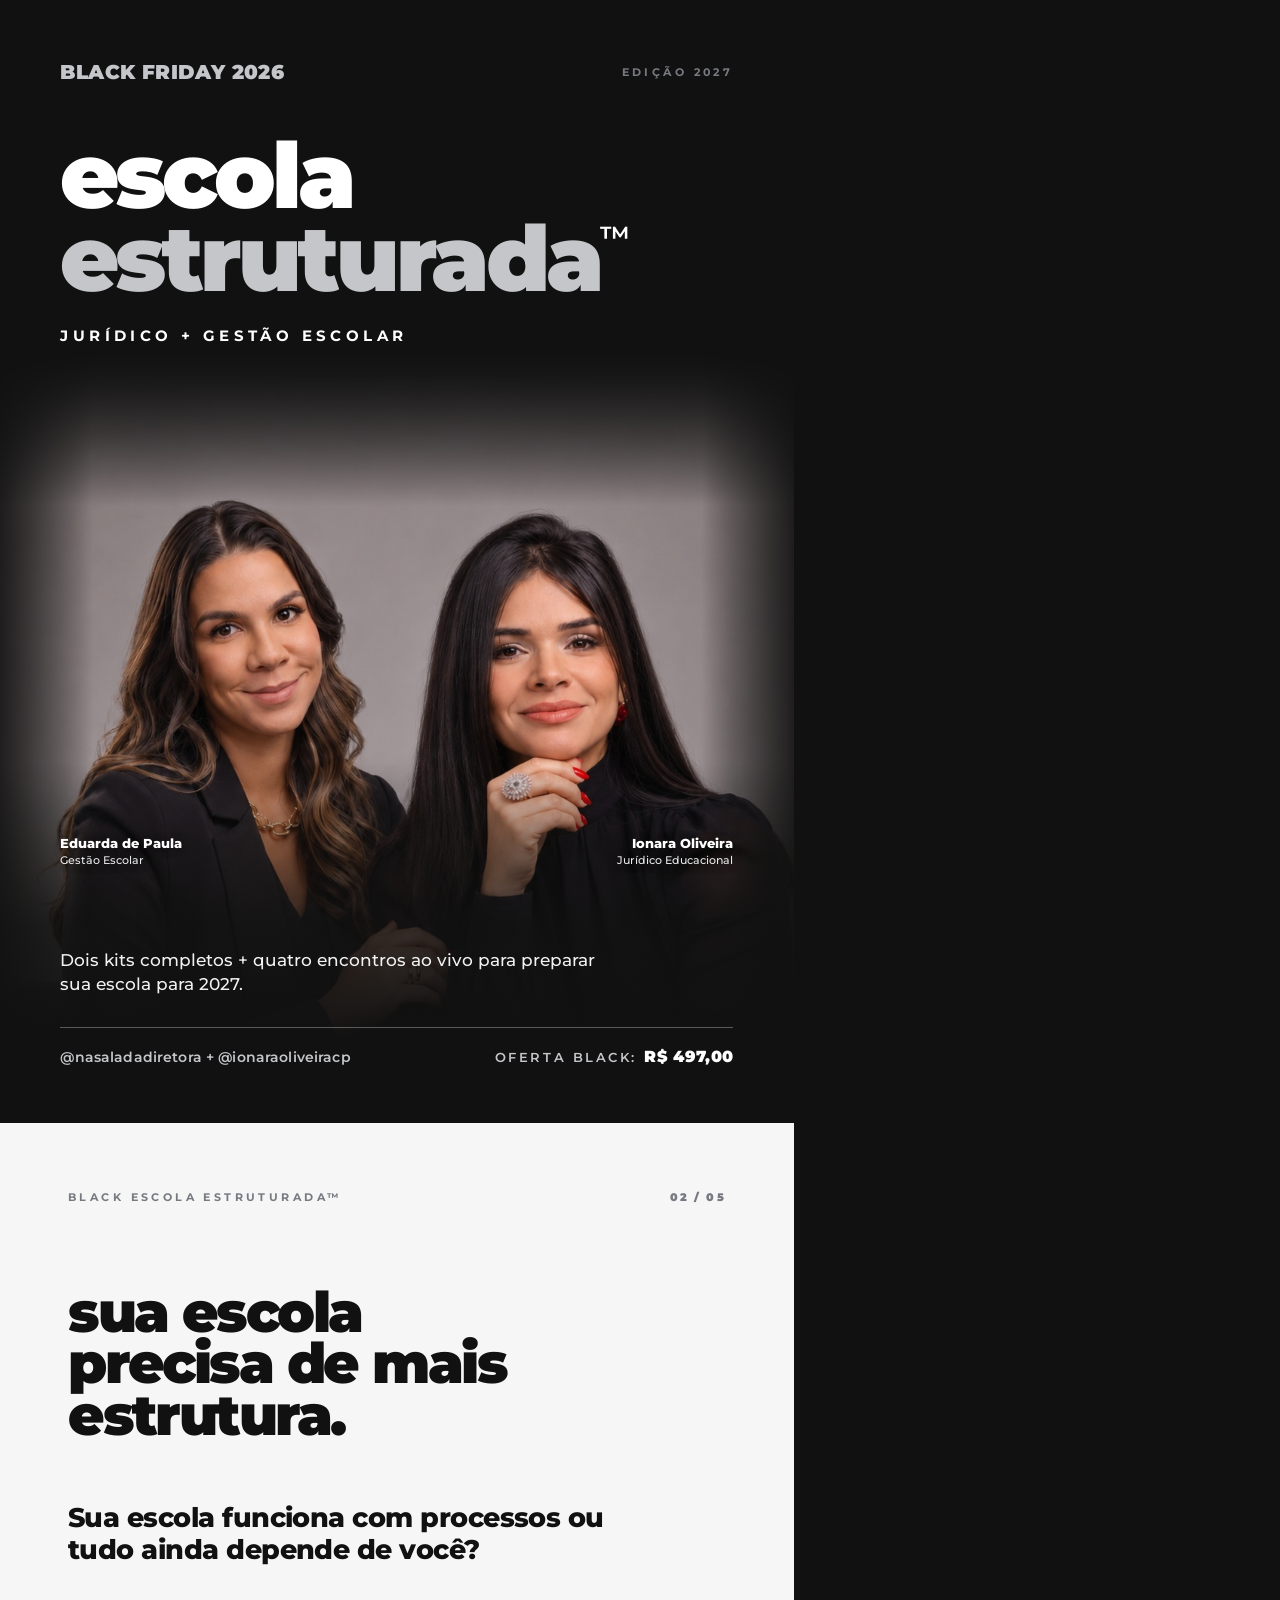
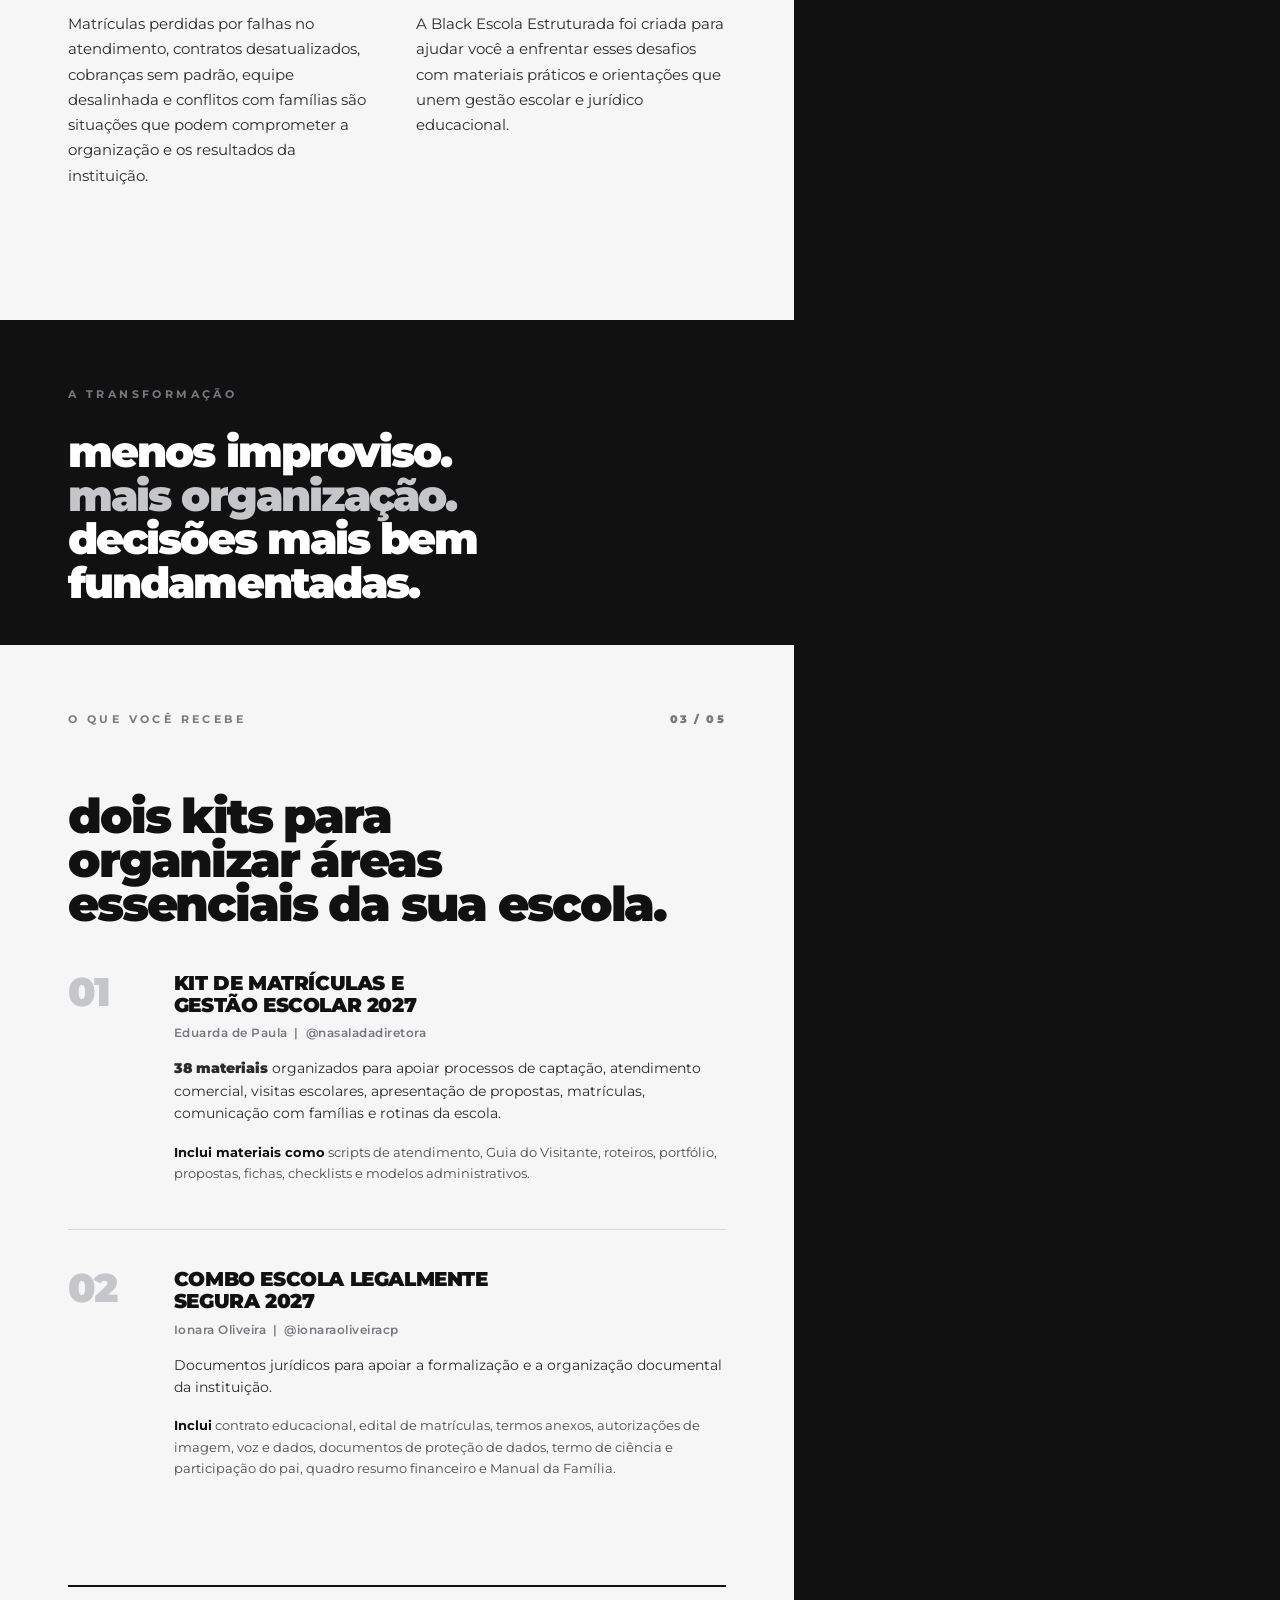
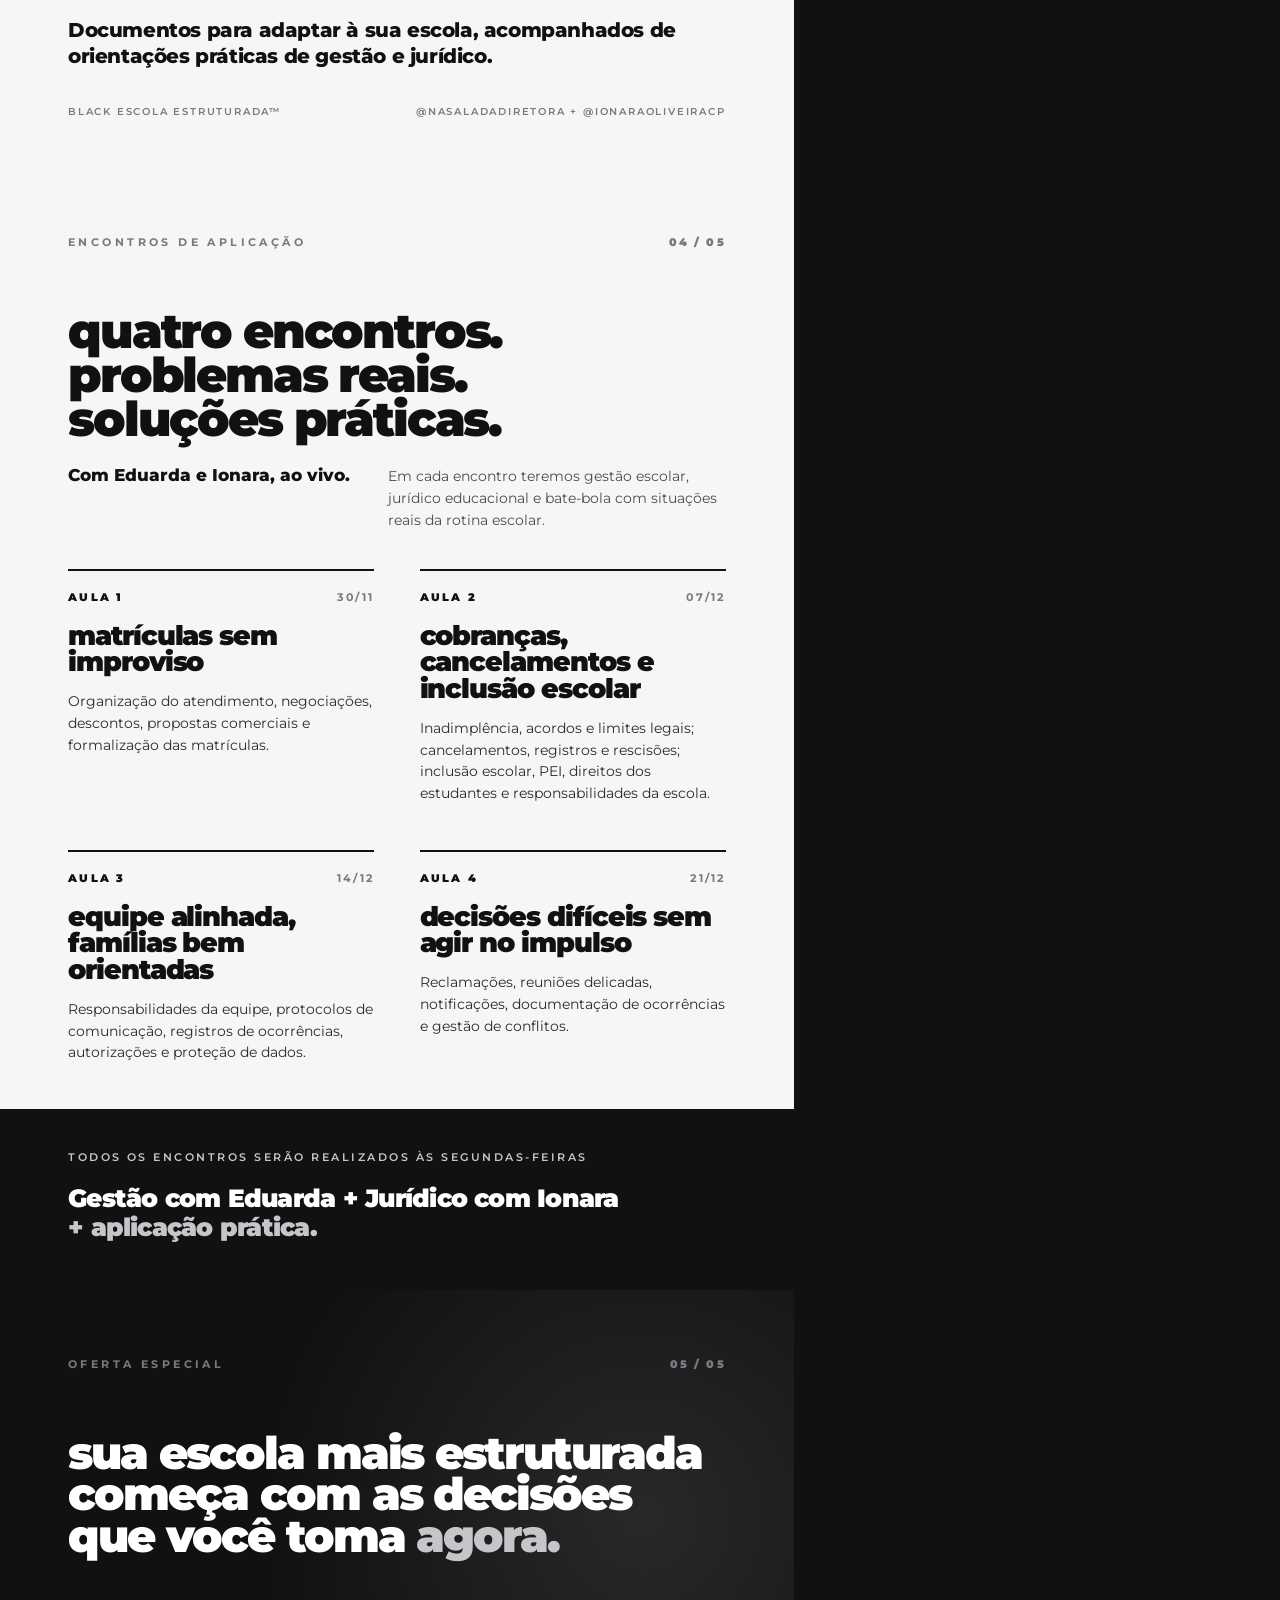
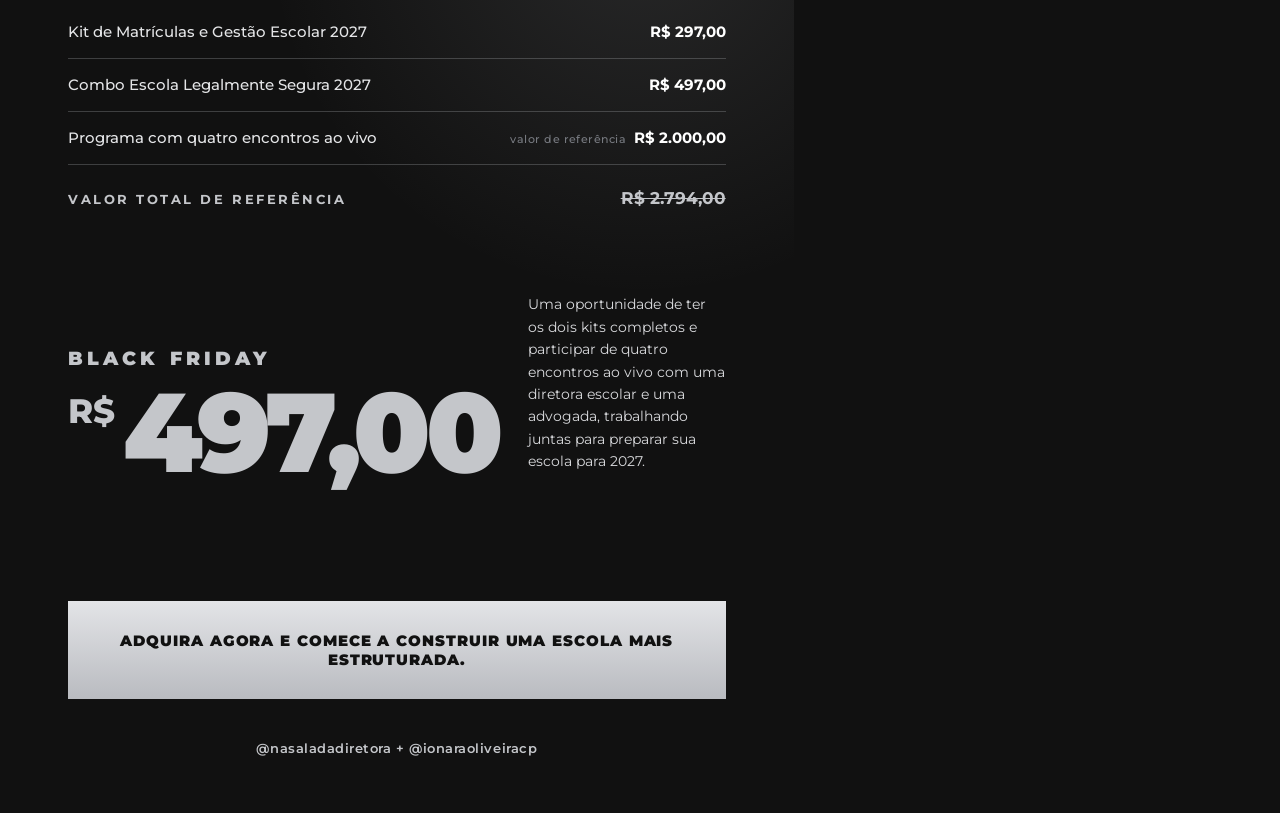
<file: src/black_escola_estruturada.html>
<!doctype html>
<html lang="pt-BR">
<head>
<meta charset="utf-8">
<title>Black Escola Estruturada</title>
<link href="https://fonts.googleapis.com/css2?family=Montserrat:wght@400;500;600;700;800;900&display=block" rel="stylesheet">
<style>
  @page { size: A4; margin: 0; }
  :root{
    --preto:#111111; --grafite:#242424; --prata:#C4C6CA; --cinza:#777A80; --branco:#FFFFFF;
    --prata-grad: linear-gradient(180deg,#F2F3F5 0%,#C4C6CA 55%,#9EA1A6 100%);
  }
  *{ box-sizing:border-box; margin:0; padding:0; }
  html,body{ background:#111; }
  body{ font-family:'Montserrat',sans-serif; -webkit-print-color-adjust:exact; print-color-adjust:exact; }
  .page{ width:210mm; height:297mm; position:relative; overflow:hidden; page-break-after:always; }
  .page:last-child{ page-break-after:auto; }
  .dark{ background:var(--preto); color:var(--branco); }
  .light{ background:#F6F6F7; color:var(--preto); }

  .eyebrow{ font-weight:700; font-size:9.5pt; letter-spacing:.32em; text-transform:uppercase; }
  .silver{ color:var(--prata); }
  .t{ font-weight:900; letter-spacing:-.045em; line-height:.92; text-transform:lowercase; }
  .tm{ font-size:.32em; vertical-align:top; position:relative; top:.25em; letter-spacing:0; font-weight:600; }
  p{ font-weight:400; }
  .rule{ height:1px; background:var(--prata); opacity:.55; }

  /* ---------- CAPA ---------- */
  .cover .photo{
    position:absolute; left:-6mm; right:-6mm; top:86mm; height:280mm;
    background:url('../assets/eduarda-ionara-capa.jpg') center top / cover no-repeat;
  }
  .cover .shade{ position:absolute; left:0; right:0; bottom:0; height:95mm;
    background:linear-gradient(180deg, rgba(17,17,17,0) 0%, rgba(17,17,17,.82) 45%, #111 78%); }
  .cover .top{ position:absolute; left:16mm; right:16mm; top:16mm; }
  .cover .topbar{ display:flex; justify-content:space-between; align-items:center; color:var(--prata); }
  .cover .bf{ font-weight:900; font-size:15pt; letter-spacing:.02em; text-transform:uppercase; }
  .cover h1{ font-size:68pt; margin-top:13mm; }
  .cover .sub{ margin-top:7mm; font-weight:700; font-size:11pt; letter-spacing:.3em; color:var(--branco); }
  .cover .bottom{ position:absolute; left:16mm; right:16mm; bottom:15mm; }
  .cover .lead{ font-weight:500; font-size:13pt; line-height:1.4; max-width:150mm; color:#F1F1F2; }
  .cover .foot{ margin-top:8mm; padding-top:5mm; border-top:1px solid rgba(196,198,202,.4);
    display:flex; justify-content:space-between; align-items:baseline; }
  .cover .handles{ font-weight:600; font-size:10.5pt; color:var(--prata); letter-spacing:.01em; }
  .cover .price{ font-weight:600; font-size:9.5pt; letter-spacing:.2em; color:var(--prata); }
  .cover .price b{ font-weight:900; color:#fff; letter-spacing:.02em; font-size:12pt; margin-left:2mm; }
  .names{ position:absolute; left:16mm; right:16mm; top:221mm; display:flex; justify-content:space-between; }
  .names div{ font-size:8.5pt; color:#E7E8EA; font-weight:500; line-height:1.35; text-shadow:0 1px 8px rgba(0,0,0,.6); }
  .names b{ display:block; font-weight:800; font-size:10pt; color:#fff; }
  .names .r{ text-align:right; }

  /* ---------- INTERNAS ---------- */
  .inner{ padding:18mm 18mm 0 18mm; }
  .head{ display:flex; justify-content:space-between; align-items:center; color:var(--cinza); }
  .head .eyebrow{ font-size:8pt; }
  .num{ font-weight:900; font-size:8pt; letter-spacing:.2em; }
  .inner h2{ font-size:42pt; margin-top:22mm; color:var(--preto); }
  .pfoot{ position:absolute; left:18mm; right:18mm; bottom:13mm; display:flex; justify-content:space-between;
    font-size:7.5pt; font-weight:600; letter-spacing:.18em; text-transform:uppercase; color:var(--cinza); }

  /* página 2 */
  .p2 .q{ margin-top:16mm; font-weight:800; font-size:20pt; letter-spacing:-.02em; line-height:1.2; max-width:150mm; }
  .p2 .body{ margin-top:12mm; display:grid; grid-template-columns:1fr 1fr; gap:10mm; }
  .p2 .body p{ font-size:11.5pt; line-height:1.65; color:#2b2b2b; }
  .p2 .highlight{ position:absolute; left:0; right:0; bottom:0; height:86mm; background:var(--preto); color:#fff; padding:18mm 18mm 0 18mm; }
  .p2 .highlight .t{ font-size:32pt; line-height:1.02; }
  .p2 .highlight .t span{ display:block; }

  /* página 3 */
  .p3 h2{ font-size:36pt; margin-top:18mm; }
  .kit{ margin-top:12mm; display:grid; grid-template-columns:24mm 1fr; column-gap:4mm; }
  .kit .n{ font-weight:900; font-size:30pt; letter-spacing:-.05em; line-height:1; color:var(--prata); }
  .kit h3{ font-weight:900; font-size:15pt; letter-spacing:-.02em; line-height:1.1; text-transform:uppercase; }
  .kit .by{ margin-top:2.5mm; font-weight:600; font-size:9pt; color:var(--cinza); letter-spacing:.04em; }
  .kit p{ margin-top:4.5mm; font-size:10.5pt; line-height:1.6; color:#2b2b2b; }
  .kit p.inc{ color:#4a4c50; font-size:10pt; }
  .kit p.inc b{ font-weight:700; color:var(--preto); }
  .kit + .kit{ padding-top:10mm; border-top:1px solid #D9DADD; }
  .p3 .stat{ font-weight:900; }
  .p3 .note{ position:absolute; left:18mm; right:18mm; bottom:26mm; padding:8mm 0 0; border-top:2px solid var(--preto);
    font-weight:800; font-size:15pt; letter-spacing:-.02em; line-height:1.3; }

  /* página 4 */
  .p4 h2{ font-size:36pt; margin-top:16mm; }
  .p4 .lede{ margin-top:6mm; display:flex; gap:10mm; align-items:baseline; }
  .p4 .lede strong{ font-weight:800; font-size:13pt; white-space:nowrap; }
  .p4 .lede p{ font-size:10.5pt; line-height:1.55; color:#4a4c50; }
  .aulas{ margin-top:10mm; display:grid; grid-template-columns:1fr 1fr; column-gap:12mm; row-gap:12mm; }
  .aula{ border-top:2px solid var(--preto); padding-top:5mm; }
  .aula .meta{ display:flex; justify-content:space-between; font-weight:700; font-size:8.5pt; letter-spacing:.2em; color:var(--cinza); }
  .aula .meta b{ color:var(--preto); font-weight:900; }
  .aula h3{ margin-top:5mm; font-weight:900; font-size:20pt; letter-spacing:-.04em; line-height:1; text-transform:lowercase; }
  .aula p{ margin-top:4mm; font-size:10.5pt; line-height:1.55; color:#2b2b2b; }
  .p4 .band{ position:absolute; left:0; right:0; bottom:0; height:48mm; background:var(--preto); color:#fff; padding:11mm 18mm 0; }
  .p4 .band .seg{ font-weight:600; font-size:8.5pt; letter-spacing:.22em; text-transform:uppercase; color:var(--prata); }
  .p4 .band .t{ text-transform:none; margin-top:5mm; font-size:19pt; line-height:1.15; letter-spacing:-.03em; }

  /* página 5 */
  .p5{ padding:18mm; }
  .p5 .glow{ position:absolute; right:-60mm; top:-40mm; width:200mm; height:200mm; border-radius:50%;
    background:radial-gradient(closest-side, rgba(196,198,202,.13), rgba(196,198,202,0)); }
  .p5 .head{ color:var(--cinza); position:relative; }
  .p5 h2{ position:relative; font-size:34pt; margin-top:16mm; color:#fff; max-width:170mm; }
  .stack{ position:relative; margin-top:13mm; }
  .row{ display:flex; justify-content:space-between; align-items:baseline; padding:4.5mm 0; border-bottom:1px solid rgba(196,198,202,.25);
    font-size:11pt; font-weight:500; color:#E4E5E7; }
  .row span:last-child{ font-weight:700; color:#fff; white-space:nowrap; padding-left:6mm; }
  .row small{ font-size:8.5pt; font-weight:500; color:var(--cinza); letter-spacing:.04em; margin-right:2mm; }
  .row.total{ border-bottom:none; padding-top:6mm; font-weight:700; font-size:9.5pt; letter-spacing:.2em; color:var(--prata); }
  .row.total span:last-child{ font-size:13pt; letter-spacing:0; color:var(--prata); text-decoration:line-through; text-decoration-thickness:1px; }
  .offer{ position:relative; margin-top:18mm; display:flex; align-items:flex-end; justify-content:space-between; gap:8mm; }
  .offer .bf{ font-weight:900; font-size:14pt; letter-spacing:.22em; color:var(--prata); }
  .offer .val{ font-weight:900; font-size:84pt; letter-spacing:-.05em; line-height:.85; margin-top:4mm; }
  .offer .val sup{ font-size:.3em; letter-spacing:0; vertical-align:top; position:relative; top:.35em; margin-right:2mm; font-weight:800; }
  .offer p{ max-width:66mm; font-size:10.5pt; line-height:1.6; color:#D9DADD; padding-bottom:2mm; }
  .cta{ position:absolute; left:18mm; right:18mm; bottom:30mm; padding:8mm 6mm; text-align:center;
    background:linear-gradient(180deg,#E3E4E7,#B9BBC0); color:var(--preto); font-weight:900; font-size:11.5pt; letter-spacing:.06em; }
  .p5 .pfoot{ color:var(--prata); justify-content:center; letter-spacing:.04em; text-transform:none; font-size:10pt; bottom:15mm; }
</style>
</head>
<body>

<!-- PÁGINA 1 — CAPA -->
<section class="page dark cover">
  <div class="photo"></div>
  <div class="shade"></div>
  <div class="top">
    <div class="topbar">
      <span class="bf silver">BLACK FRIDAY 2026</span>
      <span class="eyebrow" style="font-size:8pt;color:var(--cinza)">edição 2027</span>
    </div>
    <h1 class="t" style="color:#fff">escola<br><span class="silver">estruturada</span><span class="tm">™</span></h1>
    <div class="sub eyebrow">JURÍDICO + GESTÃO ESCOLAR</div>
  </div>
  <div class="names">
    <div><b>Eduarda de Paula</b>Gestão Escolar</div>
    <div class="r"><b>Ionara Oliveira</b>Jurídico Educacional</div>
  </div>
  <div class="bottom">
    <p class="lead">Dois kits completos + quatro encontros ao vivo para preparar sua escola para 2027.</p>
    <div class="foot">
      <span class="handles">@nasaladadiretora + @ionaraoliveiracp</span>
      <span class="price">OFERTA BLACK:<b>R$ 497,00</b></span>
    </div>
  </div>
</section>

<!-- PÁGINA 2 — PROBLEMA E TRANSFORMAÇÃO -->
<section class="page light inner p2">
  <div class="head"><span class="eyebrow">Black Escola Estruturada™</span><span class="num">02 / 05</span></div>
  <h2 class="t">sua escola<br>precisa de mais<br>estrutura.</h2>
  <p class="q">Sua escola funciona com processos ou tudo ainda depende de você?</p>
  <div class="body">
    <p>Matrículas perdidas por falhas no atendimento, contratos desatualizados, cobranças sem padrão, equipe desalinhada e conflitos com famílias são situações que podem comprometer a organização e os resultados da instituição.</p>
    <p>A Black Escola Estruturada foi criada para ajudar você a enfrentar esses desafios com materiais práticos e orientações que unem gestão escolar e jurídico educacional.</p>
  </div>
  <div class="highlight">
    <div class="eyebrow" style="font-size:8pt;color:var(--cinza)">a transformação</div>
    <div class="t" style="margin-top:8mm">
      <span>menos improviso.</span>
      <span class="silver">mais organização.</span>
      <span>decisões mais bem<br>fundamentadas.</span>
    </div>
  </div>
</section>

<!-- PÁGINA 3 — OS DOIS KITS -->
<section class="page light inner p3">
  <div class="head"><span class="eyebrow">O que você recebe</span><span class="num">03 / 05</span></div>
  <h2 class="t">dois kits para<br>organizar áreas<br>essenciais da sua escola.</h2>

  <div class="kit">
    <div class="n">01</div>
    <div>
      <h3>Kit de Matrículas e<br>Gestão Escolar 2027</h3>
      <div class="by">Eduarda de Paula &nbsp;|&nbsp; @nasaladadiretora</div>
      <p><span class="stat">38 materiais</span> organizados para apoiar processos de captação, atendimento comercial, visitas escolares, apresentação de propostas, matrículas, comunicação com famílias e rotinas da escola.</p>
      <p class="inc"><b>Inclui materiais como</b> scripts de atendimento, Guia do Visitante, roteiros, portfólio, propostas, fichas, checklists e modelos administrativos.</p>
    </div>
  </div>

  <div class="kit">
    <div class="n">02</div>
    <div>
      <h3>Combo Escola Legalmente<br>Segura 2027</h3>
      <div class="by">Ionara Oliveira &nbsp;|&nbsp; @ionaraoliveiracp</div>
      <p>Documentos jurídicos para apoiar a formalização e a organização documental da instituição.</p>
      <p class="inc"><b>Inclui</b> contrato educacional, edital de matrículas, termos anexos, autorizações de imagem, voz e dados, documentos de proteção de dados, termo de ciência e participação do pai, quadro resumo financeiro e Manual da Família.</p>
    </div>
  </div>

  <div class="note">Documentos para adaptar à sua escola, acompanhados de orientações práticas de gestão e jurídico.</div>
  <div class="pfoot"><span>Black Escola Estruturada™</span><span>@nasaladadiretora + @ionaraoliveiracp</span></div>
</section>

<!-- PÁGINA 4 — ENCONTROS -->
<section class="page light inner p4">
  <div class="head"><span class="eyebrow">Encontros de aplicação</span><span class="num">04 / 05</span></div>
  <h2 class="t">quatro encontros.<br>problemas reais.<br>soluções práticas.</h2>
  <div class="lede">
    <strong>Com Eduarda e Ionara, ao vivo.</strong>
    <p>Em cada encontro teremos gestão escolar, jurídico educacional e bate-bola com situações reais da rotina escolar.</p>
  </div>
  <div class="aulas">
    <div class="aula">
      <div class="meta"><span><b>AULA 1</b></span><span>30/11</span></div>
      <h3>matrículas sem improviso</h3>
      <p>Organização do atendimento, negociações, descontos, propostas comerciais e formalização das matrículas.</p>
    </div>
    <div class="aula">
      <div class="meta"><span><b>AULA 2</b></span><span>07/12</span></div>
      <h3>cobranças, cancelamentos e inclusão escolar</h3>
      <p>Inadimplência, acordos e limites legais; cancelamentos, registros e rescisões; inclusão escolar, PEI, direitos dos estudantes e responsabilidades da escola.</p>
    </div>
    <div class="aula">
      <div class="meta"><span><b>AULA 3</b></span><span>14/12</span></div>
      <h3>equipe alinhada, famílias bem orientadas</h3>
      <p>Responsabilidades da equipe, protocolos de comunicação, registros de ocorrências, autorizações e proteção de dados.</p>
    </div>
    <div class="aula">
      <div class="meta"><span><b>AULA 4</b></span><span>21/12</span></div>
      <h3>decisões difíceis sem agir no impulso</h3>
      <p>Reclamações, reuniões delicadas, notificações, documentação de ocorrências e gestão de conflitos.</p>
    </div>
  </div>
  <div class="band">
    <div class="seg">Todos os encontros serão realizados às segundas-feiras</div>
    <div class="t">Gestão com Eduarda + Jurídico com Ionara<br><span class="silver">+ aplicação prática.</span></div>
  </div>
</section>

<!-- PÁGINA 5 — OFERTA -->
<section class="page dark p5">
  <div class="glow"></div>
  <div class="head"><span class="eyebrow" style="font-size:8pt">Oferta especial</span><span class="num">05 / 05</span></div>
  <h2 class="t">sua escola mais estruturada começa com as decisões que você toma <span class="silver">agora.</span></h2>

  <div class="stack">
    <div class="row"><span>Kit de Matrículas e Gestão Escolar 2027</span><span>R$ 297,00</span></div>
    <div class="row"><span>Combo Escola Legalmente Segura 2027</span><span>R$ 497,00</span></div>
    <div class="row"><span>Programa com quatro encontros ao vivo</span><span><small>valor de referência</small>R$ 2.000,00</span></div>
    <div class="row total"><span>VALOR TOTAL DE REFERÊNCIA</span><span>R$ 2.794,00</span></div>
  </div>

  <div class="offer">
    <div>
      <div class="bf">BLACK FRIDAY</div>
      <div class="val silver"><sup>R$</sup>497,00</div>
    </div>
    <p>Uma oportunidade de ter os dois kits completos e participar de quatro encontros ao vivo com uma diretora escolar e uma advogada, trabalhando juntas para preparar sua escola para 2027.</p>
  </div>

  <div class="cta">ADQUIRA AGORA E COMECE A CONSTRUIR UMA ESCOLA MAIS ESTRUTURADA.</div>
  <div class="pfoot"><span>@nasaladadiretora + @ionaraoliveiracp</span></div>
</section>

</body>
</html>
</file>
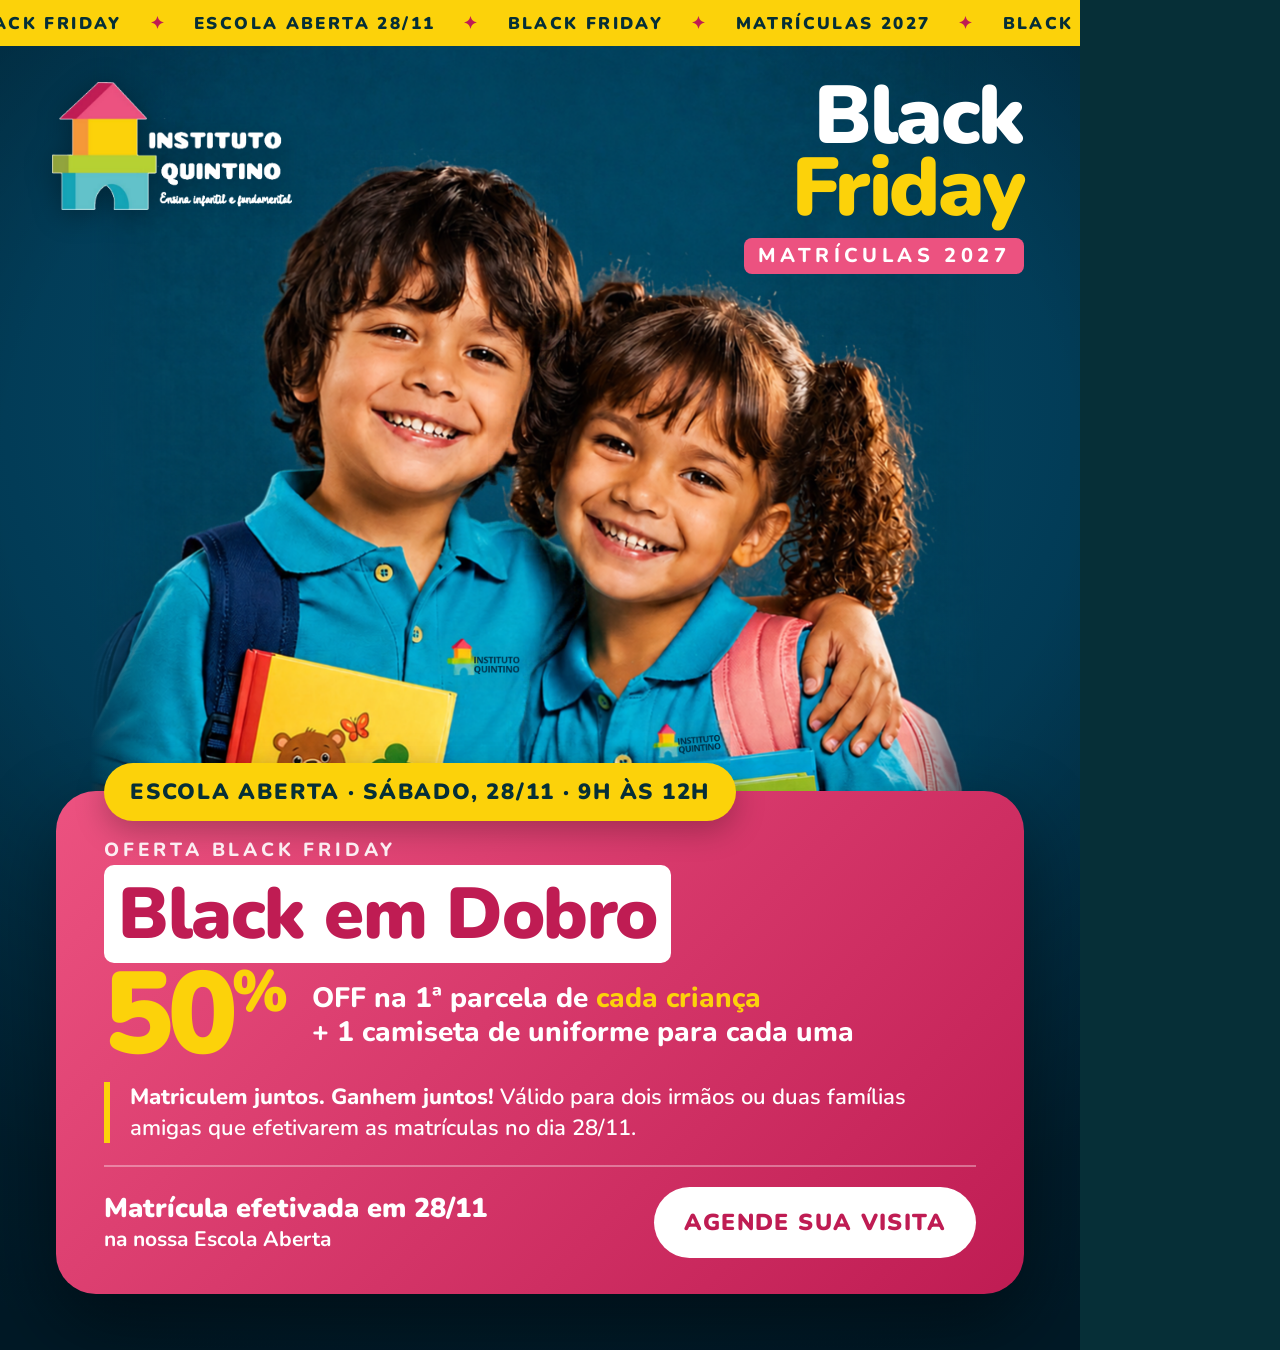
<file: artes-quintino/fonte/arte1.html>
<!doctype html>
<html lang="pt-BR"><head><meta charset="utf-8">
<link href="https://fonts.googleapis.com/css2?family=Nunito:ital,wght@0,600;0,700;0,800;0,900;1,800&display=swap" rel="stylesheet">
<style>
:root{--teal:#15A5B7;--teal-d:#0B5D69;--night:#062F37;--pink:#EC5280;--mag:#BF1C53;--yellow:#FCD20A;--lime:#B6D133;--orange:#F59839}
*{box-sizing:border-box;margin:0;padding:0}
body{width:1080px;height:1350px;font-family:Nunito,sans-serif;background:var(--night);overflow:hidden}
.art{position:relative;width:1080px;height:1350px;overflow:hidden;background:radial-gradient(110% 75% at 50% 30%,#06506F 0%,#023C57 45%,#01263A 100%)}
.photo{position:absolute;left:50%;transform:translateX(-50%);top:30px;width:900px;-webkit-mask-image:linear-gradient(90deg,transparent 0,#000 9%,#000 91%,transparent 100%),linear-gradient(180deg,#000 78%,transparent 97%);-webkit-mask-composite:source-in;mask-composite:intersect}
.vig{position:absolute;inset:0;background:radial-gradient(90% 60% at 50% 35%,transparent 55%,rgba(0,0,0,.35) 100%);pointer-events:none}
.tape{position:absolute;height:58px;background:var(--yellow);color:var(--night);font-weight:900;font-size:22px;letter-spacing:.14em;display:flex;align-items:center;white-space:nowrap;gap:28px;padding:0 30px;box-shadow:0 8px 24px rgba(0,0,0,.25);z-index:3}
.tape span::before{content:"✦";margin-right:28px;color:var(--mag)}
.tape.t1{width:1080px;left:0;top:0;height:46px;font-size:17px;justify-content:center;box-shadow:none}
.logo{position:absolute;left:52px;top:82px;z-index:4}
.logo img{height:128px;display:block;filter:drop-shadow(0 4px 14px rgba(0,0,0,.35))}
.bf{position:absolute;right:56px;top:80px;text-align:right;color:#fff;z-index:4;line-height:.88}
.bf b{display:block;font-size:82px;font-weight:900;letter-spacing:-.03em}
.bf b+b{color:var(--yellow)}
.bf small{display:inline-block;margin-top:14px;font-size:20px;font-weight:800;letter-spacing:.22em;background:var(--pink);padding:8px 14px;border-radius:8px;line-height:1}
.card{position:absolute;left:56px;right:56px;bottom:56px;background:linear-gradient(135deg,var(--pink) 0%,var(--mag) 100%);border-radius:40px;padding:46px 48px 36px;color:#fff;z-index:5;box-shadow:0 30px 80px rgba(0,0,0,.45)}
.pill{position:absolute;top:-28px;left:48px;background:var(--yellow);color:var(--night);font-weight:900;font-size:22px;letter-spacing:.08em;padding:14px 26px;border-radius:999px;box-shadow:0 10px 30px rgba(0,0,0,.25)}
.kicker{font-size:19px;font-weight:800;letter-spacing:.2em;opacity:.9}
h1{font-size:72px;font-weight:900;line-height:.98;letter-spacing:-.02em;margin-top:16px}
h1 mark{background:#fff;color:var(--mag);padding:0 14px;border-radius:10px;-webkit-box-decoration-break:clone;box-decoration-break:clone}
.offer{display:flex;align-items:center;gap:24px;margin-top:20px}
.pct{font-size:116px;font-weight:900;line-height:.8;letter-spacing:-.05em;color:var(--yellow)}
.pct sup{font-size:58px;vertical-align:top;letter-spacing:0}
.otext{font-size:28px;font-weight:800;line-height:1.2}
.otext em{font-style:normal;color:var(--yellow)}
.rule{border-left:6px solid var(--yellow);padding-left:20px;margin-top:20px;font-size:22px;font-weight:600;line-height:1.38}
.rule b{font-weight:800}
.cta{display:flex;justify-content:space-between;align-items:center;margin-top:22px;padding-top:20px;border-top:2px solid rgba(255,255,255,.35)}
.cta .when{font-size:21px;font-weight:700;line-height:1.3}
.cta .when b{display:block;font-size:27px;font-weight:900}
.cta .btn{background:#fff;color:var(--mag);font-weight:900;font-size:23px;letter-spacing:.06em;padding:20px 30px;border-radius:999px;white-space:nowrap}
</style></head>
<body><div class="art">
  <img class="photo" src="foto1.png"><div class="vig"></div>
  <div class="tape t1"><span>BLACK FRIDAY</span><span>ESCOLA ABERTA 28/11</span><span>BLACK FRIDAY</span><span>MATRÍCULAS 2027</span><span>BLACK FRIDAY</span></div>
  <div class="logo"><img src="logo-negativo.png" alt="Instituto Quintino"></div>
  <div class="bf"><b>Black</b><b>Friday</b><small>MATRÍCULAS 2027</small></div>
  <div class="card">
    <div class="pill">ESCOLA ABERTA · SÁBADO, 28/11 · 9H ÀS 12H</div>
    <div class="kicker">OFERTA BLACK FRIDAY</div>
    <h1><mark>Black em Dobro</mark></h1>
    <div class="offer"><div class="pct">50<sup>%</sup></div><div class="otext">OFF na 1ª parcela de <em>cada criança</em><br>+ 1 camiseta de uniforme para cada uma</div></div>
    <div class="rule"><b>Matriculem juntos. Ganhem juntos!</b> Válido para dois irmãos ou duas famílias amigas que efetivarem as matrículas no dia 28/11.</div>
    <div class="cta">
      <div class="when"><b>Matrícula efetivada em 28/11</b>na nossa Escola Aberta</div>
      <div class="btn">AGENDE SUA VISITA</div>
    </div>
  </div>
</div></body></html>
</file>
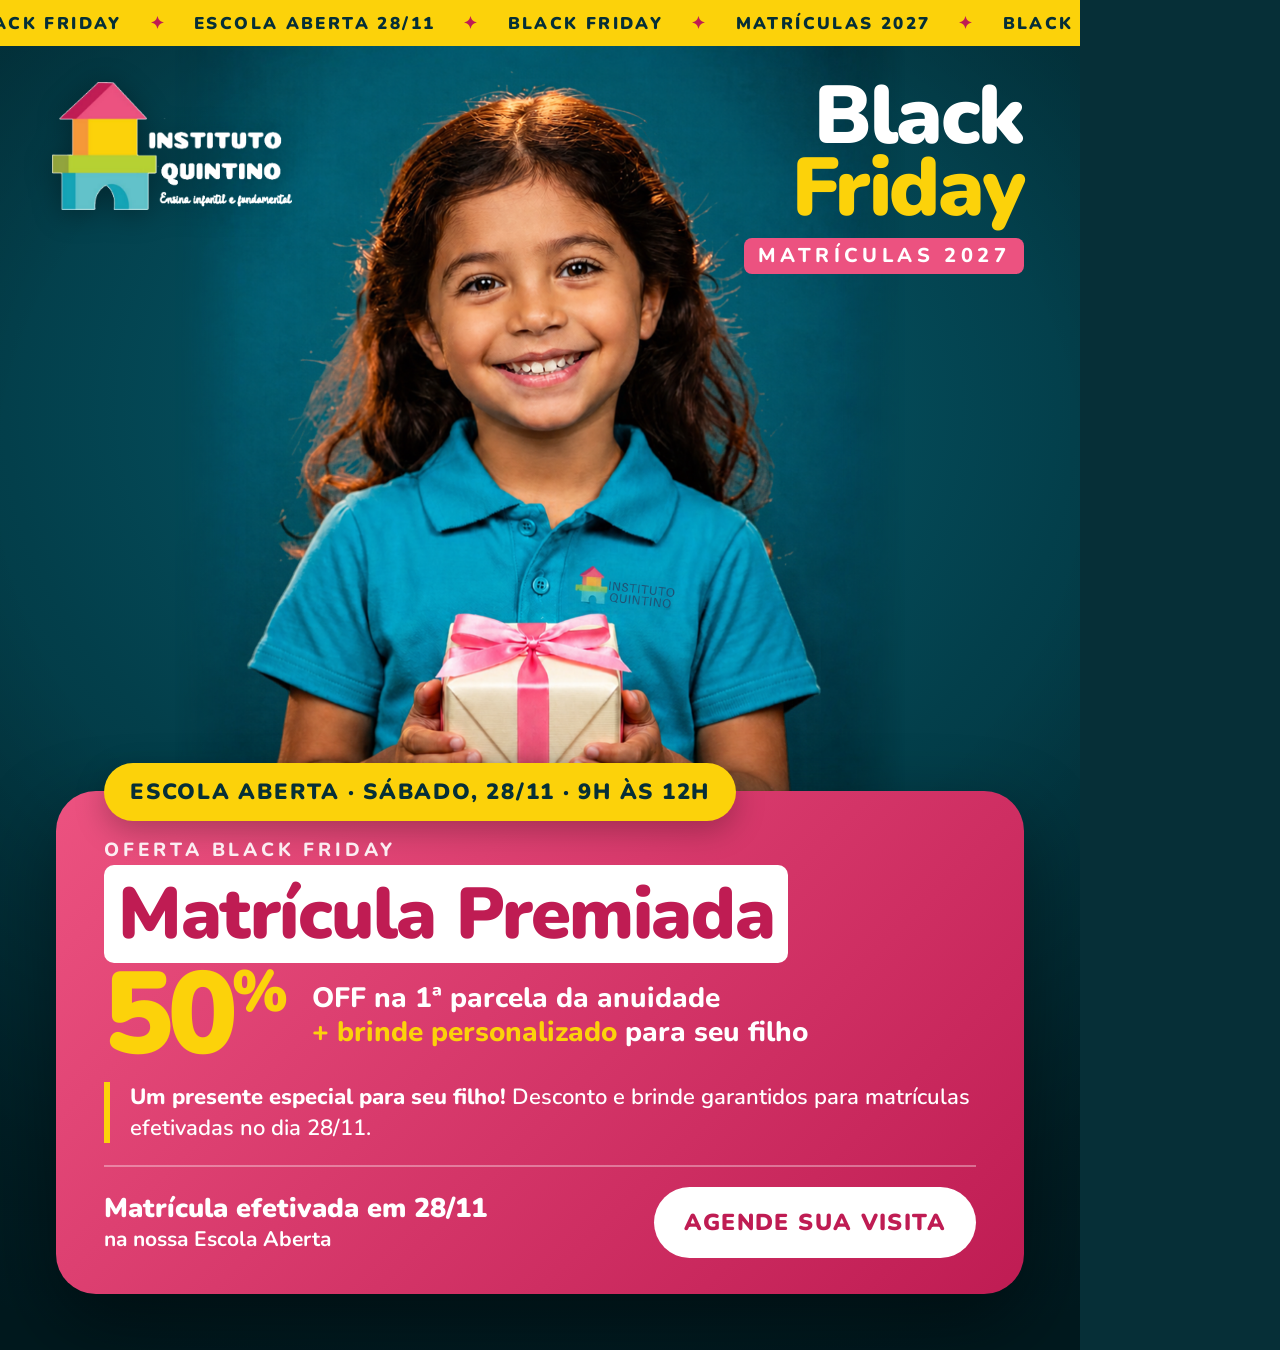
<file: artes-quintino/fonte/arte2.html>
<!doctype html>
<html lang="pt-BR"><head><meta charset="utf-8">
<link href="https://fonts.googleapis.com/css2?family=Nunito:ital,wght@0,600;0,700;0,800;0,900;1,800&display=swap" rel="stylesheet">
<style>
:root{--teal:#15A5B7;--teal-d:#0B5D69;--night:#062F37;--pink:#EC5280;--mag:#BF1C53;--yellow:#FCD20A;--lime:#B6D133;--orange:#F59839}
*{box-sizing:border-box;margin:0;padding:0}
body{width:1080px;height:1350px;font-family:Nunito,sans-serif;background:var(--night);overflow:hidden}
.art{position:relative;width:1080px;height:1350px;overflow:hidden;background:radial-gradient(110% 75% at 50% 30%,#055B6C 0%,#033F4B 45%,#01262E 100%)}
.photo{position:absolute;left:50%;transform:translateX(-50%);top:-6px;width:730px;-webkit-mask-image:linear-gradient(90deg,transparent 0,#000 9%,#000 91%,transparent 100%),linear-gradient(180deg,#000 78%,transparent 97%);-webkit-mask-composite:source-in;mask-composite:intersect}
.vig{position:absolute;inset:0;background:radial-gradient(90% 60% at 50% 35%,transparent 55%,rgba(0,0,0,.35) 100%);pointer-events:none}
.tape{position:absolute;height:58px;background:var(--yellow);color:var(--night);font-weight:900;font-size:22px;letter-spacing:.14em;display:flex;align-items:center;white-space:nowrap;gap:28px;padding:0 30px;box-shadow:0 8px 24px rgba(0,0,0,.25);z-index:3}
.tape span::before{content:"✦";margin-right:28px;color:var(--mag)}
.tape.t1{width:1080px;left:0;top:0;height:46px;font-size:17px;justify-content:center;box-shadow:none}
.logo{position:absolute;left:52px;top:82px;z-index:4}
.logo img{height:128px;display:block;filter:drop-shadow(0 4px 14px rgba(0,0,0,.35))}
.bf{position:absolute;right:56px;top:80px;text-align:right;color:#fff;z-index:4;line-height:.88}
.bf b{display:block;font-size:82px;font-weight:900;letter-spacing:-.03em}
.bf b+b{color:var(--yellow)}
.bf small{display:inline-block;margin-top:14px;font-size:20px;font-weight:800;letter-spacing:.22em;background:var(--pink);padding:8px 14px;border-radius:8px;line-height:1}
.card{position:absolute;left:56px;right:56px;bottom:56px;background:linear-gradient(135deg,var(--pink) 0%,var(--mag) 100%);border-radius:40px;padding:46px 48px 36px;color:#fff;z-index:5;box-shadow:0 30px 80px rgba(0,0,0,.45)}
.pill{position:absolute;top:-28px;left:48px;background:var(--yellow);color:var(--night);font-weight:900;font-size:22px;letter-spacing:.08em;padding:14px 26px;border-radius:999px;box-shadow:0 10px 30px rgba(0,0,0,.25)}
.kicker{font-size:19px;font-weight:800;letter-spacing:.2em;opacity:.9}
h1{font-size:72px;font-weight:900;line-height:.98;letter-spacing:-.02em;margin-top:16px}
h1 mark{background:#fff;color:var(--mag);padding:0 14px;border-radius:10px;-webkit-box-decoration-break:clone;box-decoration-break:clone}
.offer{display:flex;align-items:center;gap:24px;margin-top:20px}
.pct{font-size:116px;font-weight:900;line-height:.8;letter-spacing:-.05em;color:var(--yellow)}
.pct sup{font-size:58px;vertical-align:top;letter-spacing:0}
.otext{font-size:28px;font-weight:800;line-height:1.2}
.otext em{font-style:normal;color:var(--yellow)}
.rule{border-left:6px solid var(--yellow);padding-left:20px;margin-top:20px;font-size:22px;font-weight:600;line-height:1.38}
.rule b{font-weight:800}
.cta{display:flex;justify-content:space-between;align-items:center;margin-top:22px;padding-top:20px;border-top:2px solid rgba(255,255,255,.35)}
.cta .when{font-size:21px;font-weight:700;line-height:1.3}
.cta .when b{display:block;font-size:27px;font-weight:900}
.cta .btn{background:#fff;color:var(--mag);font-weight:900;font-size:23px;letter-spacing:.06em;padding:20px 30px;border-radius:999px;white-space:nowrap}
</style></head>
<body><div class="art">
  <img class="photo" src="foto2.png"><div class="vig"></div>
  <div class="tape t1"><span>BLACK FRIDAY</span><span>ESCOLA ABERTA 28/11</span><span>BLACK FRIDAY</span><span>MATRÍCULAS 2027</span><span>BLACK FRIDAY</span></div>
  <div class="logo"><img src="logo-negativo.png" alt="Instituto Quintino"></div>
  <div class="bf"><b>Black</b><b>Friday</b><small>MATRÍCULAS 2027</small></div>
  <div class="card">
    <div class="pill">ESCOLA ABERTA · SÁBADO, 28/11 · 9H ÀS 12H</div>
    <div class="kicker">OFERTA BLACK FRIDAY</div>
    <h1><mark>Matrícula Premiada</mark></h1>
    <div class="offer"><div class="pct">50<sup>%</sup></div><div class="otext">OFF na 1ª parcela da anuidade<br><em>+ brinde personalizado</em> para seu filho</div></div>
    <div class="rule"><b>Um presente especial para seu filho!</b> Desconto e brinde garantidos para matrículas efetivadas no dia 28/11.</div>
    <div class="cta">
      <div class="when"><b>Matrícula efetivada em 28/11</b>na nossa Escola Aberta</div>
      <div class="btn">AGENDE SUA VISITA</div>
    </div>
  </div>
</div></body></html>
</file>
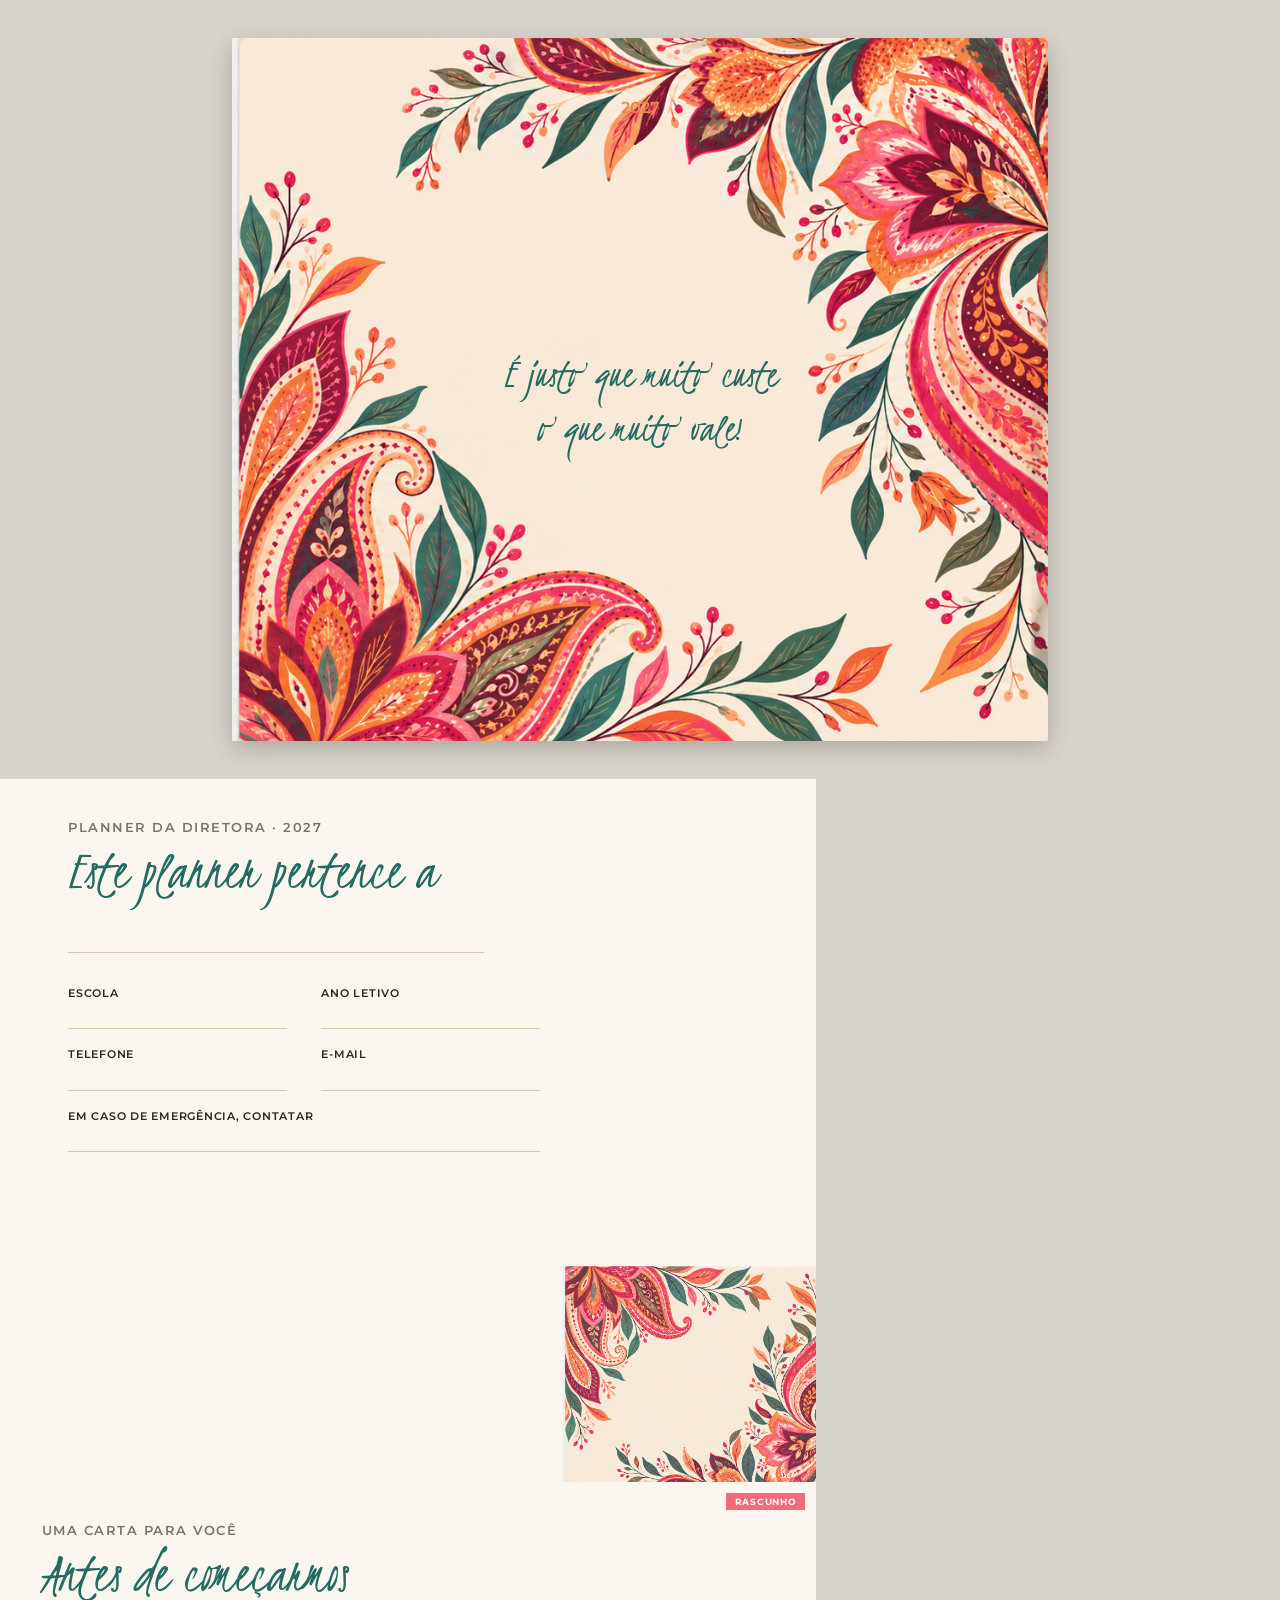
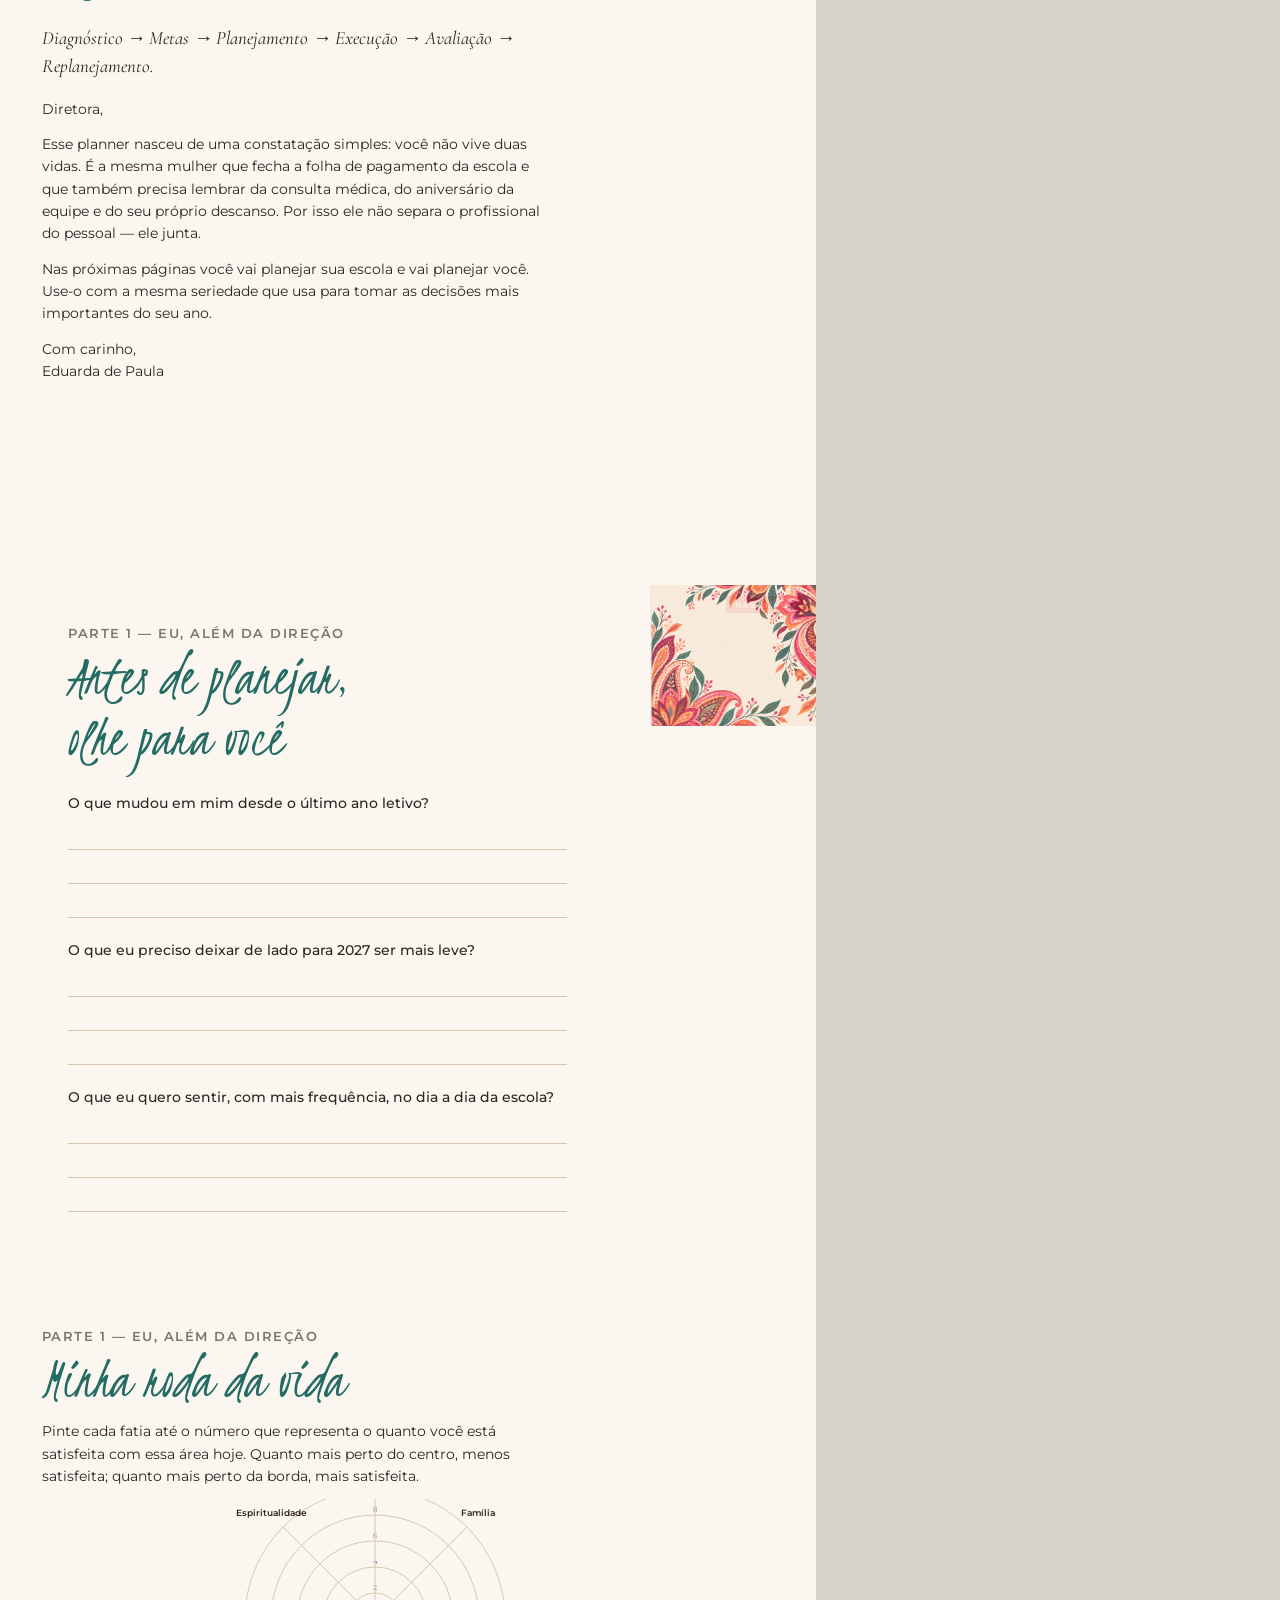
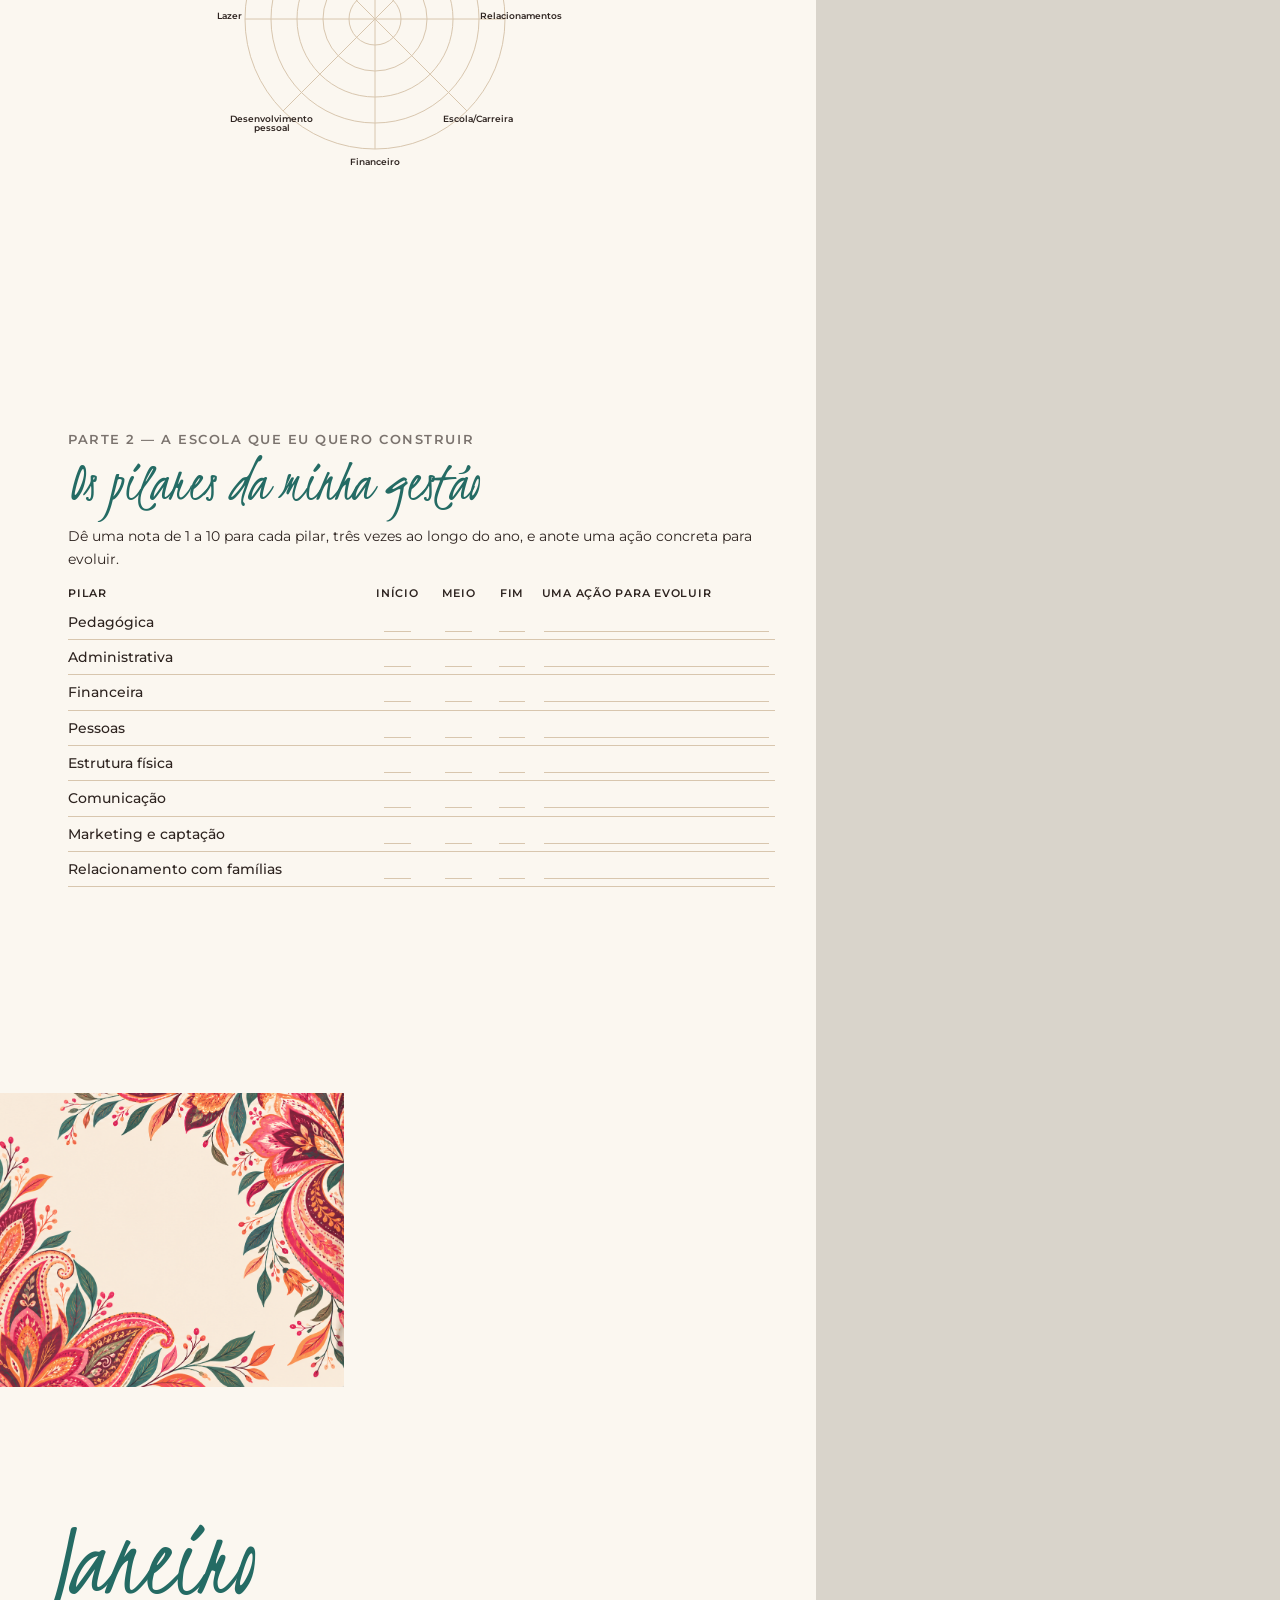
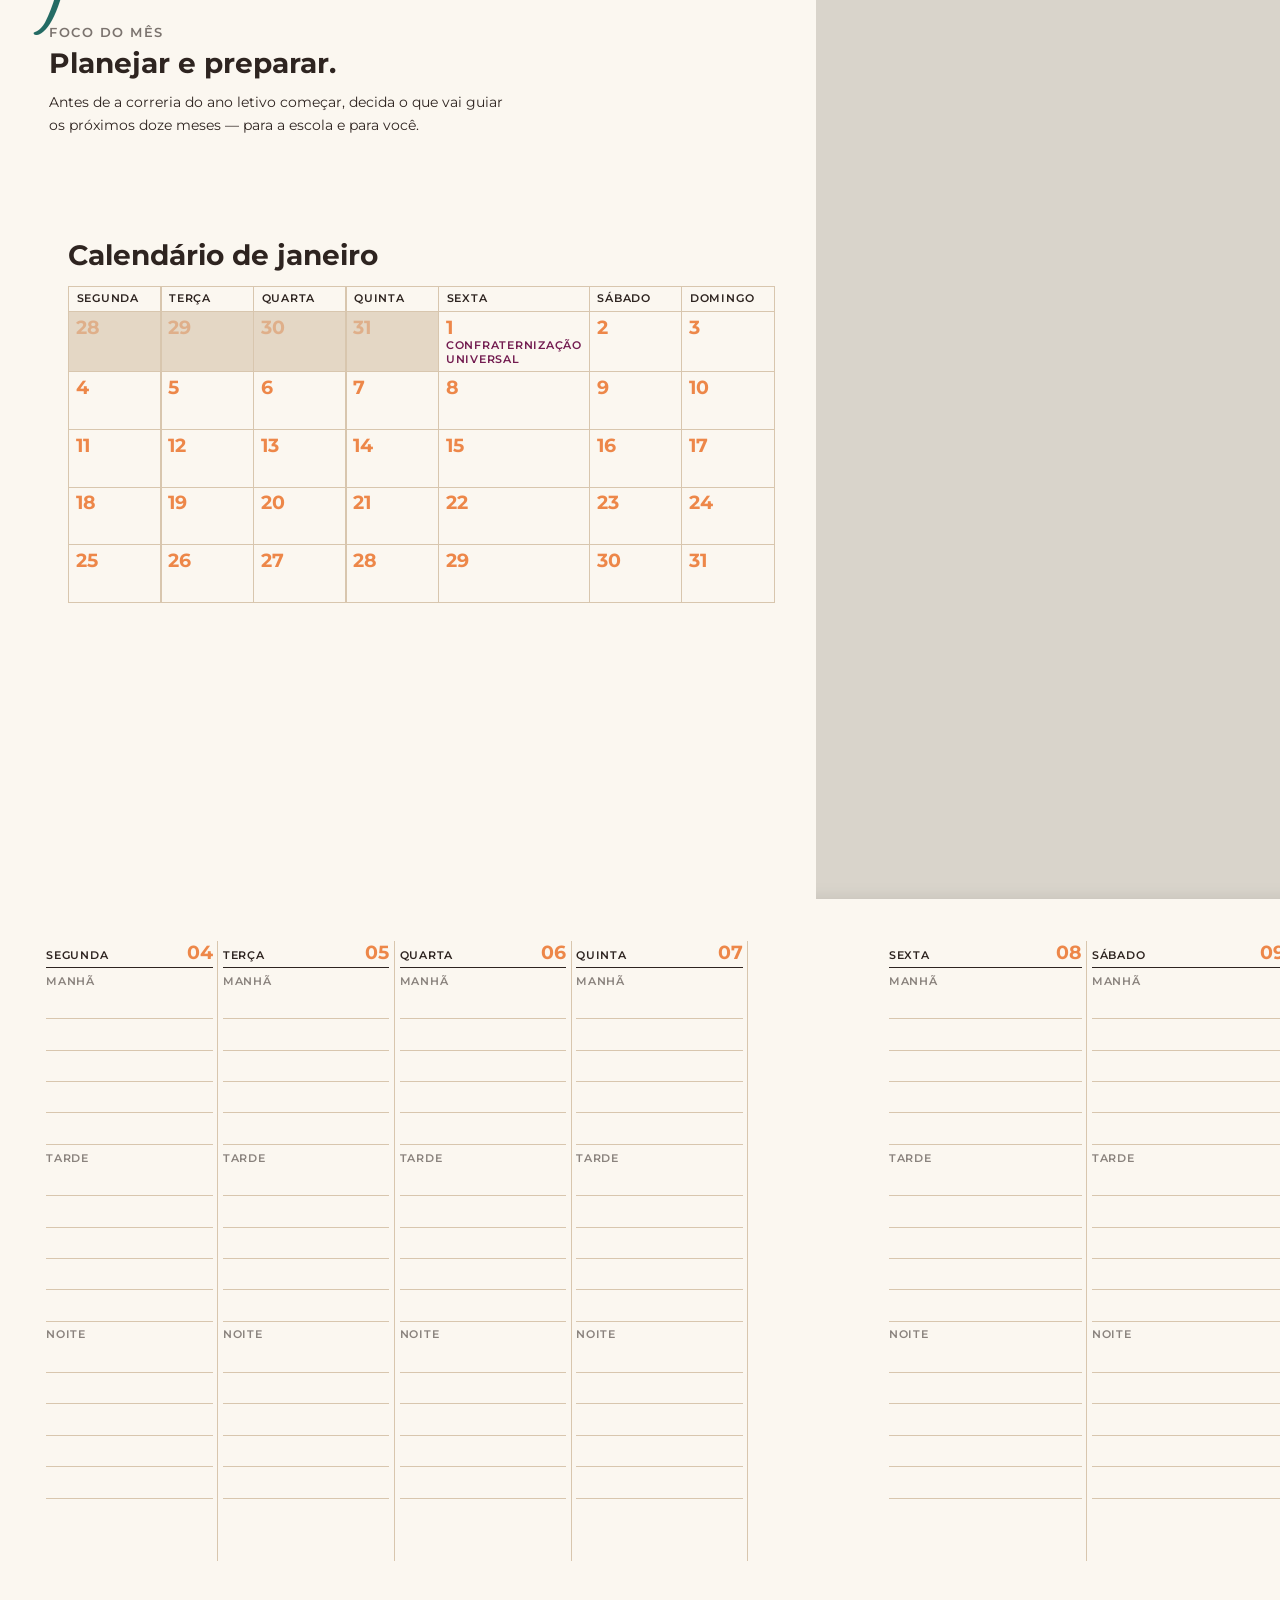
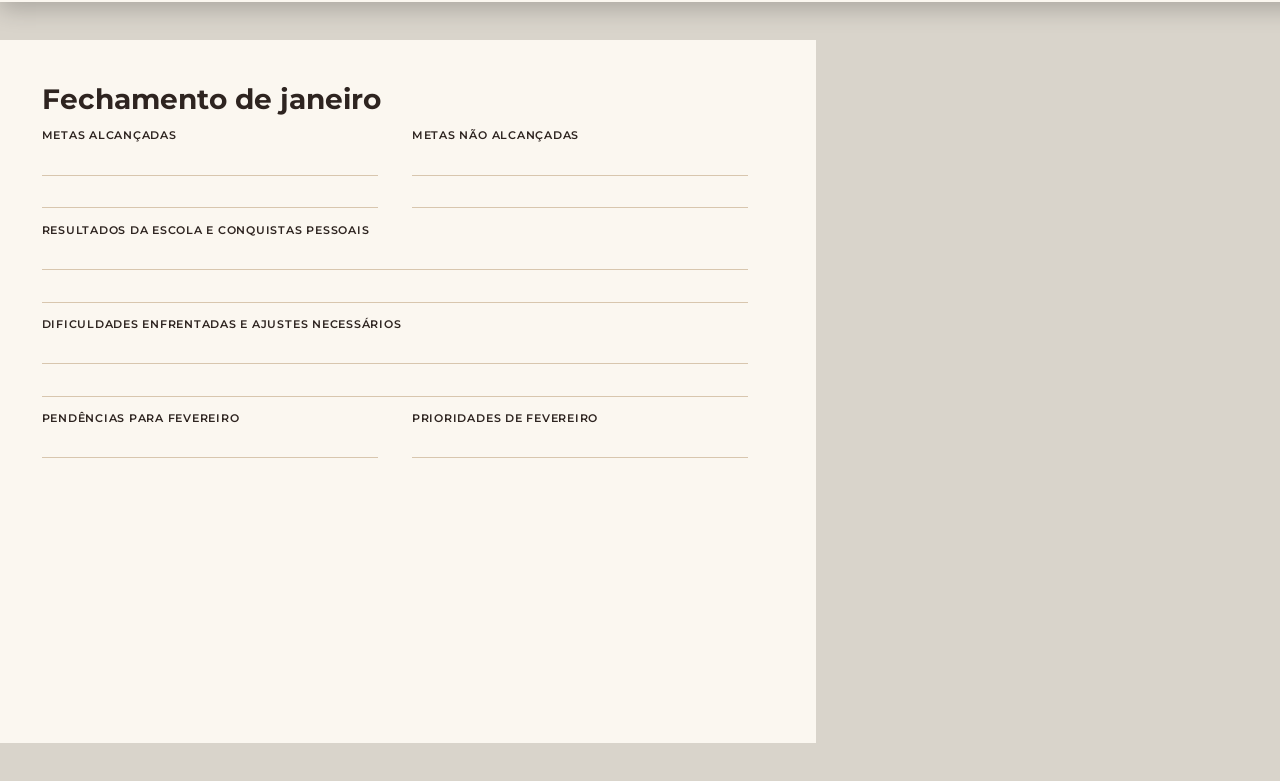
<file: planner-2027/html-projeto/planner.html>
<!doctype html>
<html lang="pt-BR">
<head>
<meta charset="utf-8">
<title>Planner da Diretora 2027 — protótipos</title>
<link rel="stylesheet" href="styles/tokens.css">
<link rel="stylesheet" href="styles/print.css">
</head>
<body>
<section class="pagina unica" style="padding:0;">
  <img src="assets/paisley/paisley-frente.png" alt="" style="position:absolute; inset:0; width:100%; height:100%; object-fit:cover;">
  <div style="position:absolute; top:16mm; left:0; right:0; text-align:center; font-family:'Montserrat',sans-serif; font-size:4.2mm; font-weight:600; color:var(--laranja);">2027</div>
  <div class="frase-capa" style="position:absolute; top:44%; left:24mm; right:24mm; text-align:center;">É justo que muito custe<br>o que muito vale!</div>
</section>
<section class="pagina impar">
  <div class="corner" style="right:-3mm; bottom:-3mm; width:70mm; opacity:.9;"><img src="assets/paisley/paisley-verso.png" style="transform: scaleX(-1) scaleY(-1);"></div>
  <div class="eyebrow">Planner da Diretora · 2027</div>
  <div class="titulo-secao" style="margin-bottom:6mm;">Este planner pertence a</div>
  <div class="campo" style="width:110mm; margin-bottom:9mm;"></div>
  <div style="display:grid; grid-template-columns:1fr 1fr; gap:5mm 9mm; max-width:125mm;">
    <div><div class="legenda">Escola</div><div class="campo"></div></div>
    <div><div class="legenda">Ano letivo</div><div class="campo"></div></div>
    <div><div class="legenda">Telefone</div><div class="campo"></div></div>
    <div><div class="legenda">E-mail</div><div class="campo"></div></div>
    <div style="grid-column:1/3;"><div class="legenda">Em caso de emergência, contatar</div><div class="campo"></div></div>
  </div>
</section>
<section class="pagina par">
  <div class="rascunho">rascunho</div>
  <div class="eyebrow">Uma carta para você</div>
  <div class="titulo-secao" style="margin-bottom:5mm;">Antes de começarmos</div>
  <div class="epigrafe" style="margin-bottom:4.5mm; max-width:135mm;">Diagnóstico → Metas → Planejamento → Execução → Avaliação → Replanejamento.</div>
  <p class="corpo" style="max-width:135mm; margin-bottom:3.5mm;">Diretora,</p>
  <p class="corpo" style="max-width:135mm; margin-bottom:3.5mm;">Esse planner nasceu de uma constatação simples: você não vive duas vidas. É a mesma mulher que fecha a folha de pagamento da escola e que também precisa lembrar da consulta médica, do aniversário da equipe e do seu próprio descanso. Por isso ele não separa o profissional do pessoal — ele junta.</p>
  <p class="corpo" style="max-width:135mm; margin-bottom:3.5mm;">Nas próximas páginas você vai planejar sua escola e vai planejar você. Use-o com a mesma seriedade que usa para tomar as decisões mais importantes do seu ano.</p>
  <p class="corpo">Com carinho,<br>Eduarda de Paula</p>
</section>
<section class="pagina impar">
  <div class="rascunho">rascunho</div>
  <div class="corner" style="right:-2mm; top:-2mm; width:46mm; opacity:.85;"><img src="assets/paisley/paisley-frente.png"></div>
  <div class="eyebrow">Parte 1 — Eu, além da direção</div>
  <div class="titulo-secao" style="margin-bottom:6mm;">Antes de planejar,<br>olhe para você</div>
  <div style="max-width:132mm;">
    <p class="corpo-medium" style="margin-bottom:2mm;">O que mudou em mim desde o último ano letivo?</p>
    <div class="campo" style="margin-bottom:1.5mm;"></div><div class="campo" style="margin-bottom:1.5mm;"></div><div class="campo" style="margin-bottom:5.5mm;"></div>
    <p class="corpo-medium" style="margin-bottom:2mm;">O que eu preciso deixar de lado para 2027 ser mais leve?</p>
    <div class="campo" style="margin-bottom:1.5mm;"></div><div class="campo" style="margin-bottom:1.5mm;"></div><div class="campo" style="margin-bottom:5.5mm;"></div>
    <p class="corpo-medium" style="margin-bottom:2mm;">O que eu quero sentir, com mais frequência, no dia a dia da escola?</p>
    <div class="campo" style="margin-bottom:1.5mm;"></div><div class="campo" style="margin-bottom:1.5mm;"></div><div class="campo"></div>
  </div>
</section>
<section class="pagina par">
  <div class="eyebrow">Parte 1 — Eu, além da direção</div>
  <div class="titulo-secao" style="margin-bottom:2.5mm;">Minha roda da vida</div>
  <p class="corpo" style="max-width:125mm; margin-bottom:3mm;">Pinte cada fatia até o número que representa o quanto você está satisfeita com essa área hoje. Quanto mais perto do centro, menos satisfeita; quanto mais perto da borda, mais satisfeita.</p>
  <div style="display:flex; justify-content:center;"><svg width="360" height="320" viewBox="0 0 360 320"><g transform="translate(40,20)"><circle cx="120" cy="100" r="26" fill="none" stroke="#D8C6AE" stroke-width="1"/><text x="120" y="71" text-anchor="middle" font-family="Montserrat,sans-serif" font-size="7" fill="#2E2420" opacity=".55">2</text><circle cx="120" cy="100" r="52" fill="none" stroke="#D8C6AE" stroke-width="1"/><text x="120" y="45" text-anchor="middle" font-family="Montserrat,sans-serif" font-size="7" fill="#2E2420" opacity=".55">4</text><circle cx="120" cy="100" r="78" fill="none" stroke="#D8C6AE" stroke-width="1"/><text x="120" y="19" text-anchor="middle" font-family="Montserrat,sans-serif" font-size="7" fill="#2E2420" opacity=".55">6</text><circle cx="120" cy="100" r="104" fill="none" stroke="#D8C6AE" stroke-width="1"/><text x="120" y="-7" text-anchor="middle" font-family="Montserrat,sans-serif" font-size="7" fill="#2E2420" opacity=".55">8</text><circle cx="120" cy="100" r="130" fill="none" stroke="#D8C6AE" stroke-width="1"/><text x="120" y="-33" text-anchor="middle" font-family="Montserrat,sans-serif" font-size="7" fill="#2E2420" opacity=".55">10</text><line x1="120" y1="100" x2="120.00000000000001" y2="-30" stroke="#D8C6AE" stroke-width="1"/><text x="120.00000000000001" y="-46" text-anchor="middle" font-family="Montserrat,sans-serif" font-size="8.5" font-weight="600" fill="#2E2420"><tspan x="120.00000000000001" dy="0">Saúde</tspan></text><line x1="120" y1="100" x2="211.92388155425118" y2="8.076118445748833" stroke="#D8C6AE" stroke-width="1"/><text x="223.23759005323595" y="-3.237590053235934" text-anchor="middle" font-family="Montserrat,sans-serif" font-size="8.5" font-weight="600" fill="#2E2420"><tspan x="223.23759005323595" dy="0">Família</tspan></text><line x1="120" y1="100" x2="250" y2="100" stroke="#D8C6AE" stroke-width="1"/><text x="266" y="100" text-anchor="middle" font-family="Montserrat,sans-serif" font-size="8.5" font-weight="600" fill="#2E2420"><tspan x="266" dy="0">Relacionamentos</tspan></text><line x1="120" y1="100" x2="211.92388155425118" y2="191.92388155425118" stroke="#D8C6AE" stroke-width="1"/><text x="223.23759005323595" y="203.23759005323592" text-anchor="middle" font-family="Montserrat,sans-serif" font-size="8.5" font-weight="600" fill="#2E2420"><tspan x="223.23759005323595" dy="0">Escola/Carreira</tspan></text><line x1="120" y1="100" x2="120.00000000000001" y2="230" stroke="#D8C6AE" stroke-width="1"/><text x="120.00000000000001" y="246" text-anchor="middle" font-family="Montserrat,sans-serif" font-size="8.5" font-weight="600" fill="#2E2420"><tspan x="120.00000000000001" dy="0">Financeiro</tspan></text><line x1="120" y1="100" x2="28.076118445748833" y2="191.92388155425118" stroke="#D8C6AE" stroke-width="1"/><text x="16.762409946764066" y="203.23759005323595" text-anchor="middle" font-family="Montserrat,sans-serif" font-size="8.5" font-weight="600" fill="#2E2420"><tspan x="16.762409946764066" dy="0">Desenvolvimento</tspan><tspan x="16.762409946764066" dy="9">pessoal</tspan></text><line x1="120" y1="100" x2="-10" y2="100.00000000000001" stroke="#D8C6AE" stroke-width="1"/><text x="-26" y="100.00000000000001" text-anchor="middle" font-family="Montserrat,sans-serif" font-size="8.5" font-weight="600" fill="#2E2420"><tspan x="-26" dy="0">Lazer</tspan></text><line x1="120" y1="100" x2="28.076118445748804" y2="8.076118445748833" stroke="#D8C6AE" stroke-width="1"/><text x="16.762409946764038" y="-3.237590053235934" text-anchor="middle" font-family="Montserrat,sans-serif" font-size="8.5" font-weight="600" fill="#2E2420"><tspan x="16.762409946764038" dy="0">Espiritualidade</tspan></text></g></svg></div>
</section>
<section class="pagina impar">
  <div class="eyebrow">Parte 2 — A escola que eu quero construir</div>
  <div class="titulo-secao" style="margin-bottom:3mm;">Os pilares da minha gestão</div>
  <p class="corpo" style="margin-bottom:3.5mm;">Dê uma nota de 1 a 10 para cada pilar, três vezes ao longo do ano, e anote uma ação concreta para evoluir.</p>
  <table style="width:100%; border-collapse:collapse;">
    <thead><tr>
      <td class="legenda" style="padding:1mm 1.6mm 1mm 0;">Pilar</td>
      <td class="legenda" style="padding:1mm; text-align:center;">Início</td>
      <td class="legenda" style="padding:1mm; text-align:center;">Meio</td>
      <td class="legenda" style="padding:1mm; text-align:center;">Fim</td>
      <td class="legenda" style="padding:1mm;">Uma ação para evoluir</td>
    </tr></thead>
    <tbody><tr>
      <td class="corpo-medium" style="padding:1.6mm 2mm 1.6mm 0; border-bottom:.35mm solid var(--linha);">Pedagógica</td>
      <td style="padding:1.6mm; border-bottom:.35mm solid var(--linha); text-align:center;"><span class="campo" style="display:inline-block; width:7mm; height:auto; border-bottom:.35mm solid var(--linha);">&nbsp;</span></td>
      <td style="padding:1.6mm; border-bottom:.35mm solid var(--linha); text-align:center;"><span class="campo" style="display:inline-block; width:7mm; height:auto; border-bottom:.35mm solid var(--linha);">&nbsp;</span></td>
      <td style="padding:1.6mm; border-bottom:.35mm solid var(--linha); text-align:center;"><span class="campo" style="display:inline-block; width:7mm; height:auto; border-bottom:.35mm solid var(--linha);">&nbsp;</span></td>
      <td style="padding:1.6mm; border-bottom:.35mm solid var(--linha);"><span class="campo" style="display:block; height:auto; border-bottom:.35mm solid var(--linha);">&nbsp;</span></td>
    </tr>
<tr>
      <td class="corpo-medium" style="padding:1.6mm 2mm 1.6mm 0; border-bottom:.35mm solid var(--linha);">Administrativa</td>
      <td style="padding:1.6mm; border-bottom:.35mm solid var(--linha); text-align:center;"><span class="campo" style="display:inline-block; width:7mm; height:auto; border-bottom:.35mm solid var(--linha);">&nbsp;</span></td>
      <td style="padding:1.6mm; border-bottom:.35mm solid var(--linha); text-align:center;"><span class="campo" style="display:inline-block; width:7mm; height:auto; border-bottom:.35mm solid var(--linha);">&nbsp;</span></td>
      <td style="padding:1.6mm; border-bottom:.35mm solid var(--linha); text-align:center;"><span class="campo" style="display:inline-block; width:7mm; height:auto; border-bottom:.35mm solid var(--linha);">&nbsp;</span></td>
      <td style="padding:1.6mm; border-bottom:.35mm solid var(--linha);"><span class="campo" style="display:block; height:auto; border-bottom:.35mm solid var(--linha);">&nbsp;</span></td>
    </tr>
<tr>
      <td class="corpo-medium" style="padding:1.6mm 2mm 1.6mm 0; border-bottom:.35mm solid var(--linha);">Financeira</td>
      <td style="padding:1.6mm; border-bottom:.35mm solid var(--linha); text-align:center;"><span class="campo" style="display:inline-block; width:7mm; height:auto; border-bottom:.35mm solid var(--linha);">&nbsp;</span></td>
      <td style="padding:1.6mm; border-bottom:.35mm solid var(--linha); text-align:center;"><span class="campo" style="display:inline-block; width:7mm; height:auto; border-bottom:.35mm solid var(--linha);">&nbsp;</span></td>
      <td style="padding:1.6mm; border-bottom:.35mm solid var(--linha); text-align:center;"><span class="campo" style="display:inline-block; width:7mm; height:auto; border-bottom:.35mm solid var(--linha);">&nbsp;</span></td>
      <td style="padding:1.6mm; border-bottom:.35mm solid var(--linha);"><span class="campo" style="display:block; height:auto; border-bottom:.35mm solid var(--linha);">&nbsp;</span></td>
    </tr>
<tr>
      <td class="corpo-medium" style="padding:1.6mm 2mm 1.6mm 0; border-bottom:.35mm solid var(--linha);">Pessoas</td>
      <td style="padding:1.6mm; border-bottom:.35mm solid var(--linha); text-align:center;"><span class="campo" style="display:inline-block; width:7mm; height:auto; border-bottom:.35mm solid var(--linha);">&nbsp;</span></td>
      <td style="padding:1.6mm; border-bottom:.35mm solid var(--linha); text-align:center;"><span class="campo" style="display:inline-block; width:7mm; height:auto; border-bottom:.35mm solid var(--linha);">&nbsp;</span></td>
      <td style="padding:1.6mm; border-bottom:.35mm solid var(--linha); text-align:center;"><span class="campo" style="display:inline-block; width:7mm; height:auto; border-bottom:.35mm solid var(--linha);">&nbsp;</span></td>
      <td style="padding:1.6mm; border-bottom:.35mm solid var(--linha);"><span class="campo" style="display:block; height:auto; border-bottom:.35mm solid var(--linha);">&nbsp;</span></td>
    </tr>
<tr>
      <td class="corpo-medium" style="padding:1.6mm 2mm 1.6mm 0; border-bottom:.35mm solid var(--linha);">Estrutura física</td>
      <td style="padding:1.6mm; border-bottom:.35mm solid var(--linha); text-align:center;"><span class="campo" style="display:inline-block; width:7mm; height:auto; border-bottom:.35mm solid var(--linha);">&nbsp;</span></td>
      <td style="padding:1.6mm; border-bottom:.35mm solid var(--linha); text-align:center;"><span class="campo" style="display:inline-block; width:7mm; height:auto; border-bottom:.35mm solid var(--linha);">&nbsp;</span></td>
      <td style="padding:1.6mm; border-bottom:.35mm solid var(--linha); text-align:center;"><span class="campo" style="display:inline-block; width:7mm; height:auto; border-bottom:.35mm solid var(--linha);">&nbsp;</span></td>
      <td style="padding:1.6mm; border-bottom:.35mm solid var(--linha);"><span class="campo" style="display:block; height:auto; border-bottom:.35mm solid var(--linha);">&nbsp;</span></td>
    </tr>
<tr>
      <td class="corpo-medium" style="padding:1.6mm 2mm 1.6mm 0; border-bottom:.35mm solid var(--linha);">Comunicação</td>
      <td style="padding:1.6mm; border-bottom:.35mm solid var(--linha); text-align:center;"><span class="campo" style="display:inline-block; width:7mm; height:auto; border-bottom:.35mm solid var(--linha);">&nbsp;</span></td>
      <td style="padding:1.6mm; border-bottom:.35mm solid var(--linha); text-align:center;"><span class="campo" style="display:inline-block; width:7mm; height:auto; border-bottom:.35mm solid var(--linha);">&nbsp;</span></td>
      <td style="padding:1.6mm; border-bottom:.35mm solid var(--linha); text-align:center;"><span class="campo" style="display:inline-block; width:7mm; height:auto; border-bottom:.35mm solid var(--linha);">&nbsp;</span></td>
      <td style="padding:1.6mm; border-bottom:.35mm solid var(--linha);"><span class="campo" style="display:block; height:auto; border-bottom:.35mm solid var(--linha);">&nbsp;</span></td>
    </tr>
<tr>
      <td class="corpo-medium" style="padding:1.6mm 2mm 1.6mm 0; border-bottom:.35mm solid var(--linha);">Marketing e captação</td>
      <td style="padding:1.6mm; border-bottom:.35mm solid var(--linha); text-align:center;"><span class="campo" style="display:inline-block; width:7mm; height:auto; border-bottom:.35mm solid var(--linha);">&nbsp;</span></td>
      <td style="padding:1.6mm; border-bottom:.35mm solid var(--linha); text-align:center;"><span class="campo" style="display:inline-block; width:7mm; height:auto; border-bottom:.35mm solid var(--linha);">&nbsp;</span></td>
      <td style="padding:1.6mm; border-bottom:.35mm solid var(--linha); text-align:center;"><span class="campo" style="display:inline-block; width:7mm; height:auto; border-bottom:.35mm solid var(--linha);">&nbsp;</span></td>
      <td style="padding:1.6mm; border-bottom:.35mm solid var(--linha);"><span class="campo" style="display:block; height:auto; border-bottom:.35mm solid var(--linha);">&nbsp;</span></td>
    </tr>
<tr>
      <td class="corpo-medium" style="padding:1.6mm 2mm 1.6mm 0; border-bottom:.35mm solid var(--linha);">Relacionamento com famílias</td>
      <td style="padding:1.6mm; border-bottom:.35mm solid var(--linha); text-align:center;"><span class="campo" style="display:inline-block; width:7mm; height:auto; border-bottom:.35mm solid var(--linha);">&nbsp;</span></td>
      <td style="padding:1.6mm; border-bottom:.35mm solid var(--linha); text-align:center;"><span class="campo" style="display:inline-block; width:7mm; height:auto; border-bottom:.35mm solid var(--linha);">&nbsp;</span></td>
      <td style="padding:1.6mm; border-bottom:.35mm solid var(--linha); text-align:center;"><span class="campo" style="display:inline-block; width:7mm; height:auto; border-bottom:.35mm solid var(--linha);">&nbsp;</span></td>
      <td style="padding:1.6mm; border-bottom:.35mm solid var(--linha);"><span class="campo" style="display:block; height:auto; border-bottom:.35mm solid var(--linha);">&nbsp;</span></td>
    </tr></tbody>
  </table>
</section>
<section class="pagina par">
  <div class="corner" style="left:-4mm; top:-4mm; width:95mm; opacity:.95;"><img src="assets/paisley/paisley-frente.png"></div>
  <div style="position:absolute; left:13mm; bottom:16mm; max-width:125mm;">
    <div class="titulo-mes" style="margin-bottom:2.5mm;">Janeiro</div>
    <div class="eyebrow">Foco do mês</div>
    <div class="h1" style="margin-bottom:3mm;">Planejar e preparar.</div>
    <p class="corpo">Antes de a correria do ano letivo começar, decida o que vai guiar os próximos doze meses — para a escola e para você.</p>
  </div>
</section>
<section class="pagina impar">
  <div class="h1" style="margin-bottom:3.5mm;">Calendário de janeiro</div>
  <div style="display:grid; grid-template-columns:repeat(7,1fr); gap:.3mm; background:var(--linha); border:.3mm solid var(--linha);"><div class="legenda" style="background:var(--creme); padding:1.4mm 2mm;">SEGUNDA</div><div class="legenda" style="background:var(--creme); padding:1.4mm 2mm;">TERÇA</div><div class="legenda" style="background:var(--creme); padding:1.4mm 2mm;">QUARTA</div><div class="legenda" style="background:var(--creme); padding:1.4mm 2mm;">QUINTA</div><div class="legenda" style="background:var(--creme); padding:1.4mm 2mm;">SEXTA</div><div class="legenda" style="background:var(--creme); padding:1.4mm 2mm;">SÁBADO</div><div class="legenda" style="background:var(--creme); padding:1.4mm 2mm;">DOMINGO</div><div style="background:var(--creme); min-height:15mm; padding:1mm 1.8mm; opacity:.35;"><div class="numero-data">28</div></div><div style="background:var(--creme); min-height:15mm; padding:1mm 1.8mm; opacity:.35;"><div class="numero-data">29</div></div><div style="background:var(--creme); min-height:15mm; padding:1mm 1.8mm; opacity:.35;"><div class="numero-data">30</div></div><div style="background:var(--creme); min-height:15mm; padding:1mm 1.8mm; opacity:.35;"><div class="numero-data">31</div></div><div style="background:var(--creme); min-height:15mm; padding:1mm 1.8mm; opacity:1;"><div class="numero-data">1</div><div class="legenda" style="color:var(--vinho); opacity:1;">Confraternização Universal</div></div><div style="background:var(--creme); min-height:15mm; padding:1mm 1.8mm; opacity:1;"><div class="numero-data">2</div></div><div style="background:var(--creme); min-height:15mm; padding:1mm 1.8mm; opacity:1;"><div class="numero-data">3</div></div><div style="background:var(--creme); min-height:15mm; padding:1mm 1.8mm; opacity:1;"><div class="numero-data">4</div></div><div style="background:var(--creme); min-height:15mm; padding:1mm 1.8mm; opacity:1;"><div class="numero-data">5</div></div><div style="background:var(--creme); min-height:15mm; padding:1mm 1.8mm; opacity:1;"><div class="numero-data">6</div></div><div style="background:var(--creme); min-height:15mm; padding:1mm 1.8mm; opacity:1;"><div class="numero-data">7</div></div><div style="background:var(--creme); min-height:15mm; padding:1mm 1.8mm; opacity:1;"><div class="numero-data">8</div></div><div style="background:var(--creme); min-height:15mm; padding:1mm 1.8mm; opacity:1;"><div class="numero-data">9</div></div><div style="background:var(--creme); min-height:15mm; padding:1mm 1.8mm; opacity:1;"><div class="numero-data">10</div></div><div style="background:var(--creme); min-height:15mm; padding:1mm 1.8mm; opacity:1;"><div class="numero-data">11</div></div><div style="background:var(--creme); min-height:15mm; padding:1mm 1.8mm; opacity:1;"><div class="numero-data">12</div></div><div style="background:var(--creme); min-height:15mm; padding:1mm 1.8mm; opacity:1;"><div class="numero-data">13</div></div><div style="background:var(--creme); min-height:15mm; padding:1mm 1.8mm; opacity:1;"><div class="numero-data">14</div></div><div style="background:var(--creme); min-height:15mm; padding:1mm 1.8mm; opacity:1;"><div class="numero-data">15</div></div><div style="background:var(--creme); min-height:15mm; padding:1mm 1.8mm; opacity:1;"><div class="numero-data">16</div></div><div style="background:var(--creme); min-height:15mm; padding:1mm 1.8mm; opacity:1;"><div class="numero-data">17</div></div><div style="background:var(--creme); min-height:15mm; padding:1mm 1.8mm; opacity:1;"><div class="numero-data">18</div></div><div style="background:var(--creme); min-height:15mm; padding:1mm 1.8mm; opacity:1;"><div class="numero-data">19</div></div><div style="background:var(--creme); min-height:15mm; padding:1mm 1.8mm; opacity:1;"><div class="numero-data">20</div></div><div style="background:var(--creme); min-height:15mm; padding:1mm 1.8mm; opacity:1;"><div class="numero-data">21</div></div><div style="background:var(--creme); min-height:15mm; padding:1mm 1.8mm; opacity:1;"><div class="numero-data">22</div></div><div style="background:var(--creme); min-height:15mm; padding:1mm 1.8mm; opacity:1;"><div class="numero-data">23</div></div><div style="background:var(--creme); min-height:15mm; padding:1mm 1.8mm; opacity:1;"><div class="numero-data">24</div></div><div style="background:var(--creme); min-height:15mm; padding:1mm 1.8mm; opacity:1;"><div class="numero-data">25</div></div><div style="background:var(--creme); min-height:15mm; padding:1mm 1.8mm; opacity:1;"><div class="numero-data">26</div></div><div style="background:var(--creme); min-height:15mm; padding:1mm 1.8mm; opacity:1;"><div class="numero-data">27</div></div><div style="background:var(--creme); min-height:15mm; padding:1mm 1.8mm; opacity:1;"><div class="numero-data">28</div></div><div style="background:var(--creme); min-height:15mm; padding:1mm 1.8mm; opacity:1;"><div class="numero-data">29</div></div><div style="background:var(--creme); min-height:15mm; padding:1mm 1.8mm; opacity:1;"><div class="numero-data">30</div></div><div style="background:var(--creme); min-height:15mm; padding:1mm 1.8mm; opacity:1;"><div class="numero-data">31</div></div></div>
</section>
<div class="dupla"><section class="pagina par"><div style="display:flex; height:100%;"><div style="flex:1; min-width:0; padding:0 1.2mm; border-right:.3mm solid var(--linha);"><div style="display:flex; align-items:baseline; justify-content:space-between; border-bottom:.35mm solid var(--tinta); padding-bottom:.8mm; margin-bottom:1.6mm;"><span class="legenda">SEGUNDA</span><span class="numero-data">04</span></div><div class="legenda" style="opacity:.55; margin:1.8mm 0 .6mm;">MANHÃ</div><div class="campo" style="margin-bottom:.8mm;"></div><div class="campo" style="margin-bottom:.8mm;"></div><div class="campo" style="margin-bottom:.8mm;"></div><div class="campo" style="margin-bottom:.8mm;"></div><div class="campo" style="margin-bottom:.8mm;"></div><div class="legenda" style="opacity:.55; margin:1.8mm 0 .6mm;">TARDE</div><div class="campo" style="margin-bottom:.8mm;"></div><div class="campo" style="margin-bottom:.8mm;"></div><div class="campo" style="margin-bottom:.8mm;"></div><div class="campo" style="margin-bottom:.8mm;"></div><div class="campo" style="margin-bottom:.8mm;"></div><div class="legenda" style="opacity:.55; margin:1.8mm 0 .6mm;">NOITE</div><div class="campo" style="margin-bottom:.8mm;"></div><div class="campo" style="margin-bottom:.8mm;"></div><div class="campo" style="margin-bottom:.8mm;"></div><div class="campo" style="margin-bottom:.8mm;"></div><div class="campo" style="margin-bottom:.8mm;"></div></div><div style="flex:1; min-width:0; padding:0 1.2mm; border-right:.3mm solid var(--linha);"><div style="display:flex; align-items:baseline; justify-content:space-between; border-bottom:.35mm solid var(--tinta); padding-bottom:.8mm; margin-bottom:1.6mm;"><span class="legenda">TERÇA</span><span class="numero-data">05</span></div><div class="legenda" style="opacity:.55; margin:1.8mm 0 .6mm;">MANHÃ</div><div class="campo" style="margin-bottom:.8mm;"></div><div class="campo" style="margin-bottom:.8mm;"></div><div class="campo" style="margin-bottom:.8mm;"></div><div class="campo" style="margin-bottom:.8mm;"></div><div class="campo" style="margin-bottom:.8mm;"></div><div class="legenda" style="opacity:.55; margin:1.8mm 0 .6mm;">TARDE</div><div class="campo" style="margin-bottom:.8mm;"></div><div class="campo" style="margin-bottom:.8mm;"></div><div class="campo" style="margin-bottom:.8mm;"></div><div class="campo" style="margin-bottom:.8mm;"></div><div class="campo" style="margin-bottom:.8mm;"></div><div class="legenda" style="opacity:.55; margin:1.8mm 0 .6mm;">NOITE</div><div class="campo" style="margin-bottom:.8mm;"></div><div class="campo" style="margin-bottom:.8mm;"></div><div class="campo" style="margin-bottom:.8mm;"></div><div class="campo" style="margin-bottom:.8mm;"></div><div class="campo" style="margin-bottom:.8mm;"></div></div><div style="flex:1; min-width:0; padding:0 1.2mm; border-right:.3mm solid var(--linha);"><div style="display:flex; align-items:baseline; justify-content:space-between; border-bottom:.35mm solid var(--tinta); padding-bottom:.8mm; margin-bottom:1.6mm;"><span class="legenda">QUARTA</span><span class="numero-data">06</span></div><div class="legenda" style="opacity:.55; margin:1.8mm 0 .6mm;">MANHÃ</div><div class="campo" style="margin-bottom:.8mm;"></div><div class="campo" style="margin-bottom:.8mm;"></div><div class="campo" style="margin-bottom:.8mm;"></div><div class="campo" style="margin-bottom:.8mm;"></div><div class="campo" style="margin-bottom:.8mm;"></div><div class="legenda" style="opacity:.55; margin:1.8mm 0 .6mm;">TARDE</div><div class="campo" style="margin-bottom:.8mm;"></div><div class="campo" style="margin-bottom:.8mm;"></div><div class="campo" style="margin-bottom:.8mm;"></div><div class="campo" style="margin-bottom:.8mm;"></div><div class="campo" style="margin-bottom:.8mm;"></div><div class="legenda" style="opacity:.55; margin:1.8mm 0 .6mm;">NOITE</div><div class="campo" style="margin-bottom:.8mm;"></div><div class="campo" style="margin-bottom:.8mm;"></div><div class="campo" style="margin-bottom:.8mm;"></div><div class="campo" style="margin-bottom:.8mm;"></div><div class="campo" style="margin-bottom:.8mm;"></div></div><div style="flex:1; min-width:0; padding:0 1.2mm; border-right:.3mm solid var(--linha);"><div style="display:flex; align-items:baseline; justify-content:space-between; border-bottom:.35mm solid var(--tinta); padding-bottom:.8mm; margin-bottom:1.6mm;"><span class="legenda">QUINTA</span><span class="numero-data">07</span></div><div class="legenda" style="opacity:.55; margin:1.8mm 0 .6mm;">MANHÃ</div><div class="campo" style="margin-bottom:.8mm;"></div><div class="campo" style="margin-bottom:.8mm;"></div><div class="campo" style="margin-bottom:.8mm;"></div><div class="campo" style="margin-bottom:.8mm;"></div><div class="campo" style="margin-bottom:.8mm;"></div><div class="legenda" style="opacity:.55; margin:1.8mm 0 .6mm;">TARDE</div><div class="campo" style="margin-bottom:.8mm;"></div><div class="campo" style="margin-bottom:.8mm;"></div><div class="campo" style="margin-bottom:.8mm;"></div><div class="campo" style="margin-bottom:.8mm;"></div><div class="campo" style="margin-bottom:.8mm;"></div><div class="legenda" style="opacity:.55; margin:1.8mm 0 .6mm;">NOITE</div><div class="campo" style="margin-bottom:.8mm;"></div><div class="campo" style="margin-bottom:.8mm;"></div><div class="campo" style="margin-bottom:.8mm;"></div><div class="campo" style="margin-bottom:.8mm;"></div><div class="campo" style="margin-bottom:.8mm;"></div></div></div></section><section class="pagina impar"><div style="display:flex; height:100%;"><div style="flex:1; min-width:0; padding:0 1.2mm; border-right:.3mm solid var(--linha);"><div style="display:flex; align-items:baseline; justify-content:space-between; border-bottom:.35mm solid var(--tinta); padding-bottom:.8mm; margin-bottom:1.6mm;"><span class="legenda">SEXTA</span><span class="numero-data">08</span></div><div class="legenda" style="opacity:.55; margin:1.8mm 0 .6mm;">MANHÃ</div><div class="campo" style="margin-bottom:.8mm;"></div><div class="campo" style="margin-bottom:.8mm;"></div><div class="campo" style="margin-bottom:.8mm;"></div><div class="campo" style="margin-bottom:.8mm;"></div><div class="campo" style="margin-bottom:.8mm;"></div><div class="legenda" style="opacity:.55; margin:1.8mm 0 .6mm;">TARDE</div><div class="campo" style="margin-bottom:.8mm;"></div><div class="campo" style="margin-bottom:.8mm;"></div><div class="campo" style="margin-bottom:.8mm;"></div><div class="campo" style="margin-bottom:.8mm;"></div><div class="campo" style="margin-bottom:.8mm;"></div><div class="legenda" style="opacity:.55; margin:1.8mm 0 .6mm;">NOITE</div><div class="campo" style="margin-bottom:.8mm;"></div><div class="campo" style="margin-bottom:.8mm;"></div><div class="campo" style="margin-bottom:.8mm;"></div><div class="campo" style="margin-bottom:.8mm;"></div><div class="campo" style="margin-bottom:.8mm;"></div></div><div style="flex:1; min-width:0; padding:0 1.2mm; border-right:.3mm solid var(--linha);"><div style="display:flex; align-items:baseline; justify-content:space-between; border-bottom:.35mm solid var(--tinta); padding-bottom:.8mm; margin-bottom:1.6mm;"><span class="legenda">SÁBADO</span><span class="numero-data">09</span></div><div class="legenda" style="opacity:.55; margin:1.8mm 0 .6mm;">MANHÃ</div><div class="campo" style="margin-bottom:.8mm;"></div><div class="campo" style="margin-bottom:.8mm;"></div><div class="campo" style="margin-bottom:.8mm;"></div><div class="campo" style="margin-bottom:.8mm;"></div><div class="campo" style="margin-bottom:.8mm;"></div><div class="legenda" style="opacity:.55; margin:1.8mm 0 .6mm;">TARDE</div><div class="campo" style="margin-bottom:.8mm;"></div><div class="campo" style="margin-bottom:.8mm;"></div><div class="campo" style="margin-bottom:.8mm;"></div><div class="campo" style="margin-bottom:.8mm;"></div><div class="campo" style="margin-bottom:.8mm;"></div><div class="legenda" style="opacity:.55; margin:1.8mm 0 .6mm;">NOITE</div><div class="campo" style="margin-bottom:.8mm;"></div><div class="campo" style="margin-bottom:.8mm;"></div><div class="campo" style="margin-bottom:.8mm;"></div><div class="campo" style="margin-bottom:.8mm;"></div><div class="campo" style="margin-bottom:.8mm;"></div></div><div style="flex:1; min-width:0; padding:0 1.2mm; border-right:.3mm solid var(--linha);"><div style="display:flex; align-items:baseline; justify-content:space-between; border-bottom:.35mm solid var(--tinta); padding-bottom:.8mm; margin-bottom:1.6mm;"><span class="legenda">DOMINGO</span><span class="numero-data">10</span></div><div class="legenda" style="opacity:.55; margin:1.8mm 0 .6mm;">MANHÃ</div><div class="campo" style="margin-bottom:.8mm;"></div><div class="campo" style="margin-bottom:.8mm;"></div><div class="campo" style="margin-bottom:.8mm;"></div><div class="campo" style="margin-bottom:.8mm;"></div><div class="campo" style="margin-bottom:.8mm;"></div><div class="legenda" style="opacity:.55; margin:1.8mm 0 .6mm;">TARDE</div><div class="campo" style="margin-bottom:.8mm;"></div><div class="campo" style="margin-bottom:.8mm;"></div><div class="campo" style="margin-bottom:.8mm;"></div><div class="campo" style="margin-bottom:.8mm;"></div><div class="campo" style="margin-bottom:.8mm;"></div><div class="legenda" style="opacity:.55; margin:1.8mm 0 .6mm;">NOITE</div><div class="campo" style="margin-bottom:.8mm;"></div><div class="campo" style="margin-bottom:.8mm;"></div><div class="campo" style="margin-bottom:.8mm;"></div><div class="campo" style="margin-bottom:.8mm;"></div><div class="campo" style="margin-bottom:.8mm;"></div></div><div style="width:26mm; padding-left:2.4mm;"><div class="h2" style="margin-bottom:2mm;">Esta semana</div><div class="legenda" style="margin-bottom:.8mm;">Prioridades</div><div class="campo" style="margin-bottom:.8mm;"></div><div class="campo" style="margin-bottom:2.4mm;"></div><div class="legenda" style="margin-bottom:.8mm;">Delegações</div><div class="campo" style="margin-bottom:.8mm;"></div><div class="campo" style="margin-bottom:2.4mm;"></div><div class="legenda" style="margin-bottom:.8mm;">Pendências</div><div class="campo" style="margin-bottom:.8mm;"></div><div class="campo"></div></div></div></section></div>
<section class="pagina par">
  <div class="h1" style="margin-bottom:3.5mm;">Fechamento de janeiro</div>
  <div style="display:grid; grid-template-columns:1fr 1fr; gap:3mm 9mm; margin-bottom:4mm;">
    <div><div class="legenda" style="margin-bottom:1mm;">Metas alcançadas</div><div class="campo"></div><div class="campo" style="margin-top:1.2mm;"></div></div>
    <div><div class="legenda" style="margin-bottom:1mm;">Metas não alcançadas</div><div class="campo"></div><div class="campo" style="margin-top:1.2mm;"></div></div>
  </div>
  <div class="legenda" style="margin-bottom:1mm;">Resultados da escola e conquistas pessoais</div>
  <div class="campo" style="margin-bottom:1.2mm;"></div><div class="campo" style="margin-bottom:4mm;"></div>
  <div class="legenda" style="margin-bottom:1mm;">Dificuldades enfrentadas e ajustes necessários</div>
  <div class="campo" style="margin-bottom:1.2mm;"></div><div class="campo" style="margin-bottom:4mm;"></div>
  <div style="display:grid; grid-template-columns:1fr 1fr; gap:3mm 9mm;">
    <div><div class="legenda" style="margin-bottom:1mm;">Pendências para fevereiro</div><div class="campo"></div></div>
    <div><div class="legenda" style="margin-bottom:1mm;">Prioridades de fevereiro</div><div class="campo"></div></div>
  </div>
</section>
</body>
</html>
</file>
<file: planner-2027/html-projeto/styles/tokens.css>
/* Tokens do Planner da Diretora 2027 — espelha planner-2027/sistema-visual/tokens.json */
@font-face{ font-family:'Kristi'; src:url('../fonts/Kristi-Regular.woff2') format('woff2'); font-weight:400; font-style:normal; font-display:swap; }
@font-face{ font-family:'Montserrat'; src:url('../fonts/Montserrat-Variable.woff2') format('woff2'); font-weight:300 800; font-style:normal; font-display:swap; }
@font-face{ font-family:'Cormorant Garamond'; src:url('../fonts/CormorantGaramond-Variable.woff2') format('woff2'); font-weight:400 600; font-style:normal; font-display:swap; }
@font-face{ font-family:'Cormorant Garamond'; src:url('../fonts/CormorantGaramond-Italic.woff2') format('woff2'); font-weight:400; font-style:italic; font-display:swap; }

:root{
  --creme:#FBF7F0; --vinho:#731C50; --rosa:#D33683; --coral:#F26B78; --laranja:#ED8749; --verde:#246B64;
  --tinta:#2E2420; --linha:#D8C6AE;

  /* dimensões físicas */
  --trim-w:210mm; --trim-h:180mm;
  --sangria:3mm;
  --artboard-w:216mm; --artboard-h:186mm; /* trim + sangria nas 4 bordas */
  --me:15mm;  /* margem de encadernação, 1,5cm */
  --mx:8mm;   /* margem externa, 0,8cm */
}

*{ box-sizing:border-box; }
html,body{ margin:0; padding:0; background:#ddd; }

/* ---- escala tipográfica (tokens.json) ---- */
.titulo-mes{ font-family:'Kristi',cursive; font-size:30mm; line-height:.95; font-weight:400; color:var(--verde); }
.frase-capa{ font-family:'Kristi',cursive; font-size:11.5mm; line-height:1.25; font-weight:400; color:var(--verde); }
.titulo-secao{ font-family:'Kristi',cursive; font-size:15.5mm; line-height:1.05; font-weight:400; color:var(--verde); }
.h1{ font-family:'Montserrat',sans-serif; font-size:7.3mm; line-height:1.25; font-weight:700; letter-spacing:0; color:var(--tinta); margin:0; }
.h2{ font-family:'Montserrat',sans-serif; font-size:5mm; line-height:1.3; font-weight:700; letter-spacing:0; color:var(--tinta); margin:0; }
.eyebrow{ font-family:'Montserrat',sans-serif; font-size:3.4mm; line-height:1.3; font-weight:600; letter-spacing:.4mm; color:var(--tinta); opacity:.62; text-transform:uppercase; margin:0 0 1mm; }
.corpo{ font-family:'Montserrat',sans-serif; font-size:3.8mm; line-height:1.55; font-weight:400; color:var(--tinta); margin:0; }
.corpo-medium{ font-family:'Montserrat',sans-serif; font-size:3.8mm; line-height:1.55; font-weight:500; color:var(--tinta); margin:0; }
.legenda{ font-family:'Montserrat',sans-serif; font-size:2.85mm; line-height:1.3; font-weight:600; letter-spacing:.2mm; color:var(--tinta); text-transform:uppercase; margin:0; }
.numero-data{ font-family:'Montserrat',sans-serif; font-size:5mm; font-weight:700; color:var(--laranja); }
.epigrafe{ font-family:'Cormorant Garamond',serif; font-size:5mm; line-height:1.5; font-style:italic; color:var(--tinta); margin:0; }
.campo{ border-bottom:.35mm solid var(--linha); height:7.5mm; }
.rascunho{ position:absolute; top:3mm; right:3mm; font-family:'Montserrat',sans-serif; font-size:2.4mm; font-weight:700; letter-spacing:.2mm; text-transform:uppercase; color:#fff; background:var(--coral); padding:.8mm 2.2mm; }
</file>
<file: planner-2027/html-projeto/styles/print.css>
/* Estrutura de página/impressão do Planner da Diretora 2027 */

@page{ size: var(--artboard-w) var(--artboard-h); margin: 0; }

body{ font-family:'Montserrat',sans-serif; }

/* .pagina = uma folha física (artboard com sangria). A área de corte real (210x180mm)
   fica centralizada, com 3mm de sangria disponível em cada borda para elementos
   decorativos que encostam na margem; conteúdo de texto nunca usa essa faixa. */
.pagina{
  width: var(--artboard-w);
  height: var(--artboard-h);
  background: var(--creme);
  position: relative;
  overflow: hidden;
  padding: calc(var(--sangria) + var(--mx));
}
.pagina.par{ padding-left: calc(var(--sangria) + var(--mx)); padding-right: calc(var(--sangria) + var(--me)); }
.pagina.impar{ padding-left: calc(var(--sangria) + var(--me)); padding-right: calc(var(--sangria) + var(--mx)); }

/* marca de corte discreta, só visível na prova (classe opcional, off por padrão) */
.pagina::before{
  content:""; position:absolute; inset: var(--sangria); border: 0; pointer-events:none;
}
.mostrar-marcas-de-corte .pagina::before{ outline: .25mm dashed rgba(0,0,0,.25); }

.corner{ position:absolute; pointer-events:none; }
.corner img{ display:block; width:100%; }

/* cada .pagina é uma folha própria do PDF */
.pagina{ break-after: page; break-inside: avoid; }
.pagina:last-child{ break-after: auto; }

/* .dupla agrupa duas .pagina (par+impar) só para efeito visual de página dupla
   na tela; na impressão, cada .pagina continua sendo a sua própria folha. */
@media screen{
  body{ background:#d9d4cb; padding: 10mm 0; }
  .dupla{ display:flex; width: calc(var(--artboard-w) * 2); margin: 0 auto 10mm; box-shadow: 0 2mm 6mm rgba(0,0,0,.22); }
  .pagina{ box-shadow: none; flex: none; }
  .pagina.unica{ margin: 0 auto 10mm; box-shadow: 0 2mm 6mm rgba(0,0,0,.22); }
}
@media print{
  .dupla{ display:contents; }
}
</file>
